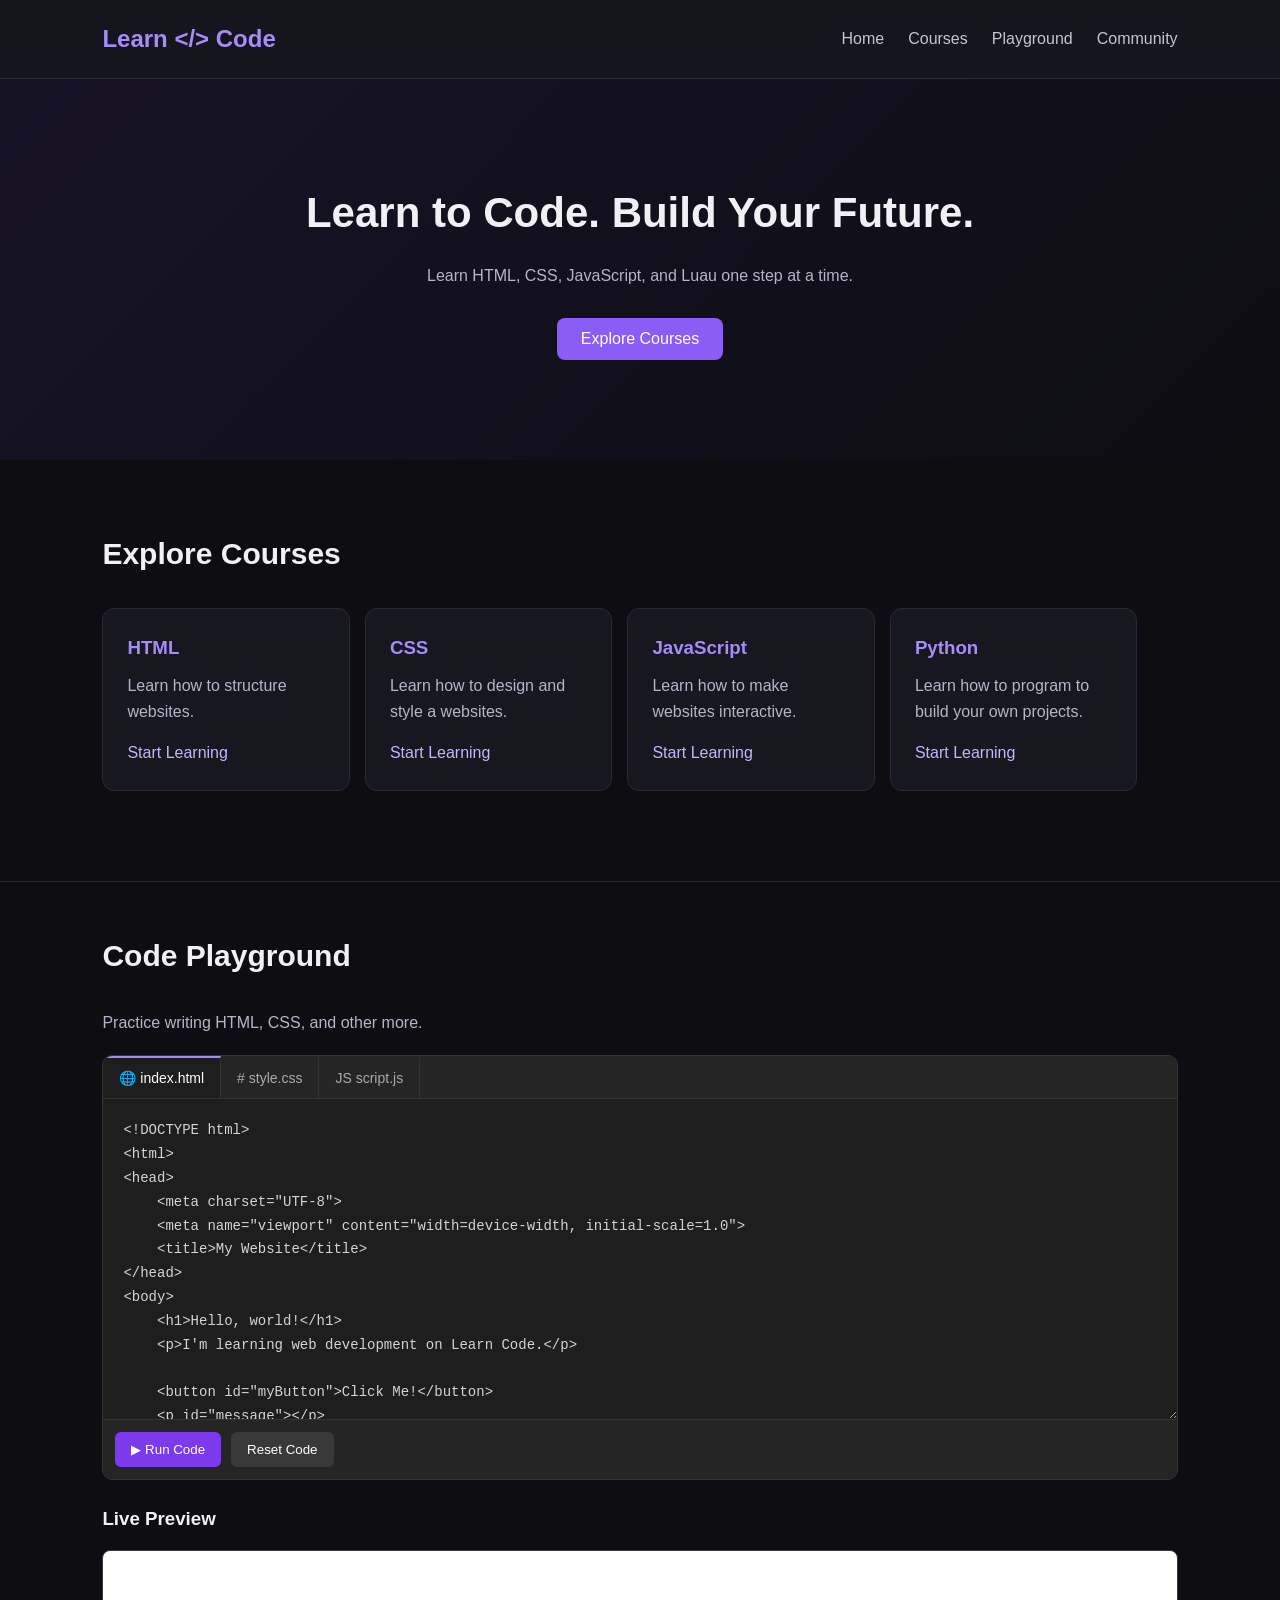
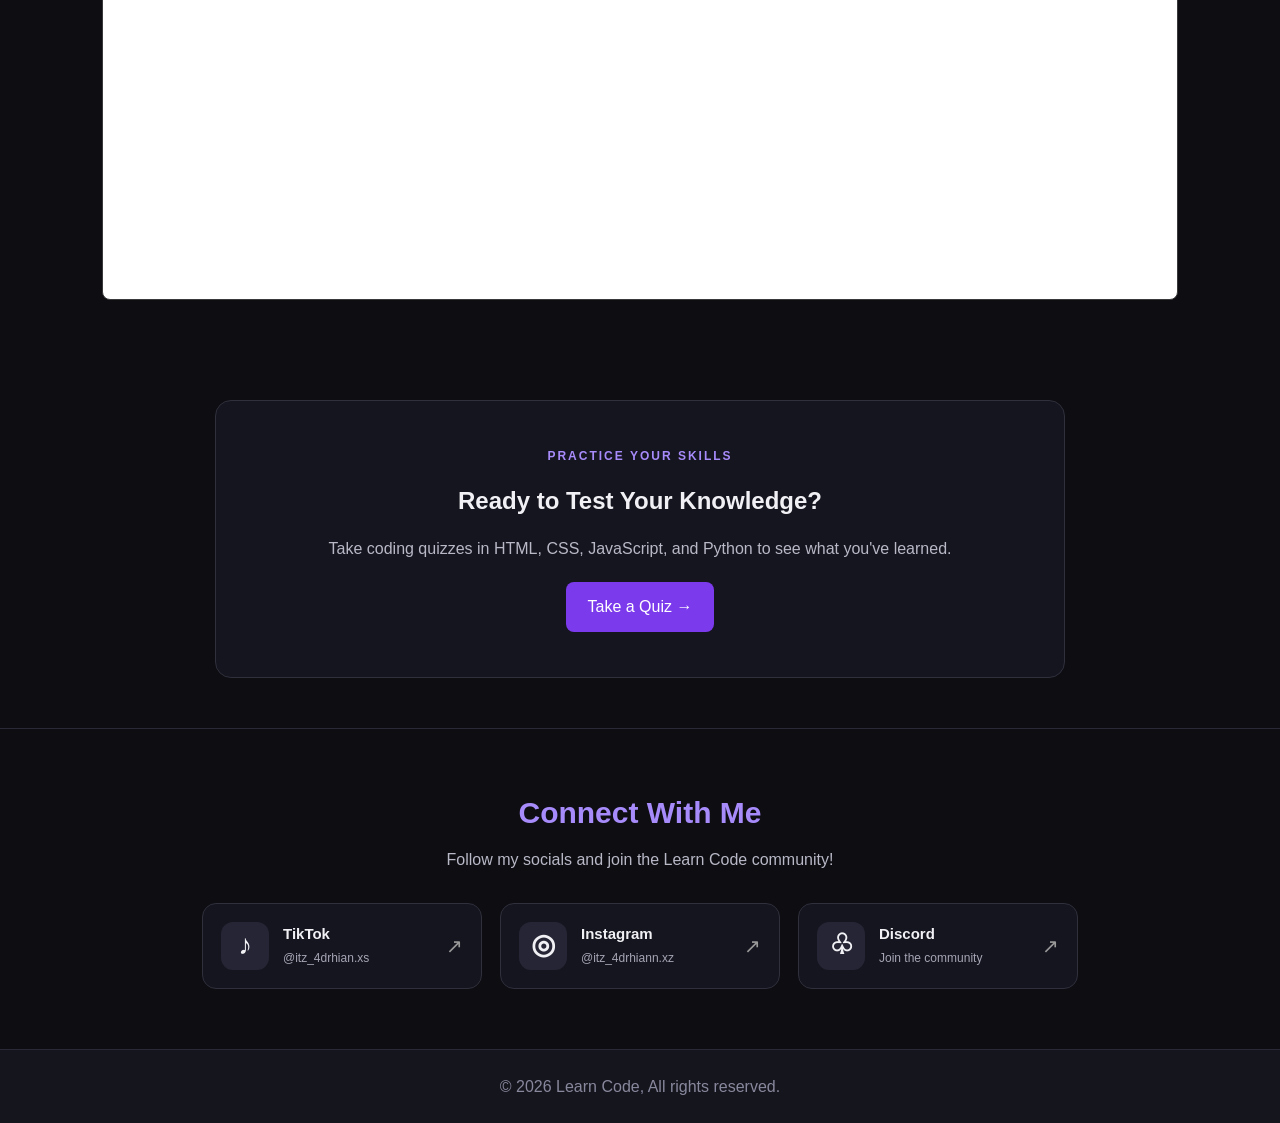
<file: index.html>
<!DOCTYPE html>
<html lang="en">
<head>
    <meta charset="UTF-8">
    <meta name="viewport" content="width=device-width, initial-scale=1.0">
    <title>Learn Code | Learn Programming</title>
    <link rel="stylesheet" href="style.css">
</head>
<body>
    <header>
        <h1>Learn &lt;/&gt; Code</h1>

        <nav>
            <a href="#home">Home</a>
            <a href="#courses">Courses</a>
            <a href="#playground">Playground</a>
            <a href="#community">Community</a>
        </nav>
    </header>

    <main>
        <section id="home">
            <h2>Learn to Code. Build Your Future.</h2>
            <p>
                Learn HTML, CSS, JavaScript, and Luau
                one step at a time.
            </p>

            <button id="exploreBtn">Explore Courses</button>
        </section>

        <section id="courses">
            <h2>Explore Courses</h2>

            <article>
                <h3>HTML</h3>
                <p>Learn how to structure websites.</p>
                <a href="html-course.html">Start Learning</a>
            </article>

            <article>
                <h3>CSS</h3>
                <p>Learn how to design and style a websites.</p>
                <a href="css-course.html">Start Learning</a>
            </article>
            
            <article>
                <h3>JavaScript</h3>
                <p>Learn how to make websites interactive.</p>
                <a href="js-course.html">Start Learning</a>
            </article>

            <article>
                <h3>Python</h3>
                <p>Learn how to program to build your own projects.</p>
                <a href="python-course.html">Start Learning</a>
            </article>
        </section>

        <section id="playground" class="lesson-content">
            <h2>Code Playground</h2>
            <p>Practice writing HTML, CSS, and other more.</p>

            <div class="code-playground">
                <div class="editor-tabs">
                    <button class="editor-tab active" data-file="html">🌐 index.html</button>
                    <button class="editor-tab" data-file="css"># style.css</button>
                    <button class="editor-tab" data-file="js">JS script.js</button>
                </div>

                <textarea id="codeEditor" spellcheck="false" aria-label="Code editor"></textarea>

                <div class="playground-toolbar">
                    <button id="runProject">▶ Run Code</button>
                    <button id="resetProject">Reset Code</button>
                </div>
            </div>

            <h3>Live Preview</h3>
            <iframe
                id="projectPreview"
                title="Website preview"
                sandbox="allow-scripts">
            </iframe>
        </section>

        
        <section class="quiz-promo">
            <p class="section-label">PRACTICE YOUR SKILLS</p>
            <h2>Ready to Test Your Knowledge?</h2>
            <p>
                Take coding quizzes in HTML, CSS, JavaScript, and Python
                to see what you've learned.
            </p>

            <a href="quizzes.html" class="quiz-link">
                Take a Quiz →
            </a>
        </section>


        
        <section id="community">
            <h2>Connect With Me</h2>
            <p>Follow my socials and join the Learn Code community!</p>

            
            <div class="social-links">

                <a href="https://www.tiktok.com/@itz_4drhian.xs"
                class="social-card tiktok"
                target="_blank" rel="noopener noreferrer">

                    <span class="social-icon">♪</span>
                    <span class="social-info">
                        <strong>TikTok</strong>
                        <small>@itz_4drhian.xs</small>
                    </span>
                    <span class="social-arrow">↗</span>
                </a>

                <a href="https://www.instagram.com/itz_4drhiann.xz/"
                class="social-card instagram"
                target="_blank" rel="noopener noreferrer">

                    <span class="social-icon">◎</span>
                    <span class="social-info">
                        <strong>Instagram</strong>
                        <small>@itz_4drhiann.xz</small>
                    </span>
                    <span class="social-arrow">↗</span>
                </a>

                <a href="https://discord.gg/fRQsMn2ubv"
                class="social-card discord"
                target="_blank" rel="noopener noreferrer">

                    <span class="social-icon">♧</span>
                    <span class="social-info">
                        <strong>Discord</strong>
                        <small>Join the community</small>
                    </span>
                    <span class="social-arrow">↗</span>
                </a>

            </div>

        </section>

    </main>

    <footer>
        <p>&copy; 2026 Learn Code, All rights reserved.</p>
    </footer>

    <script src="script.js"></script>
</body>
</html>
</file>
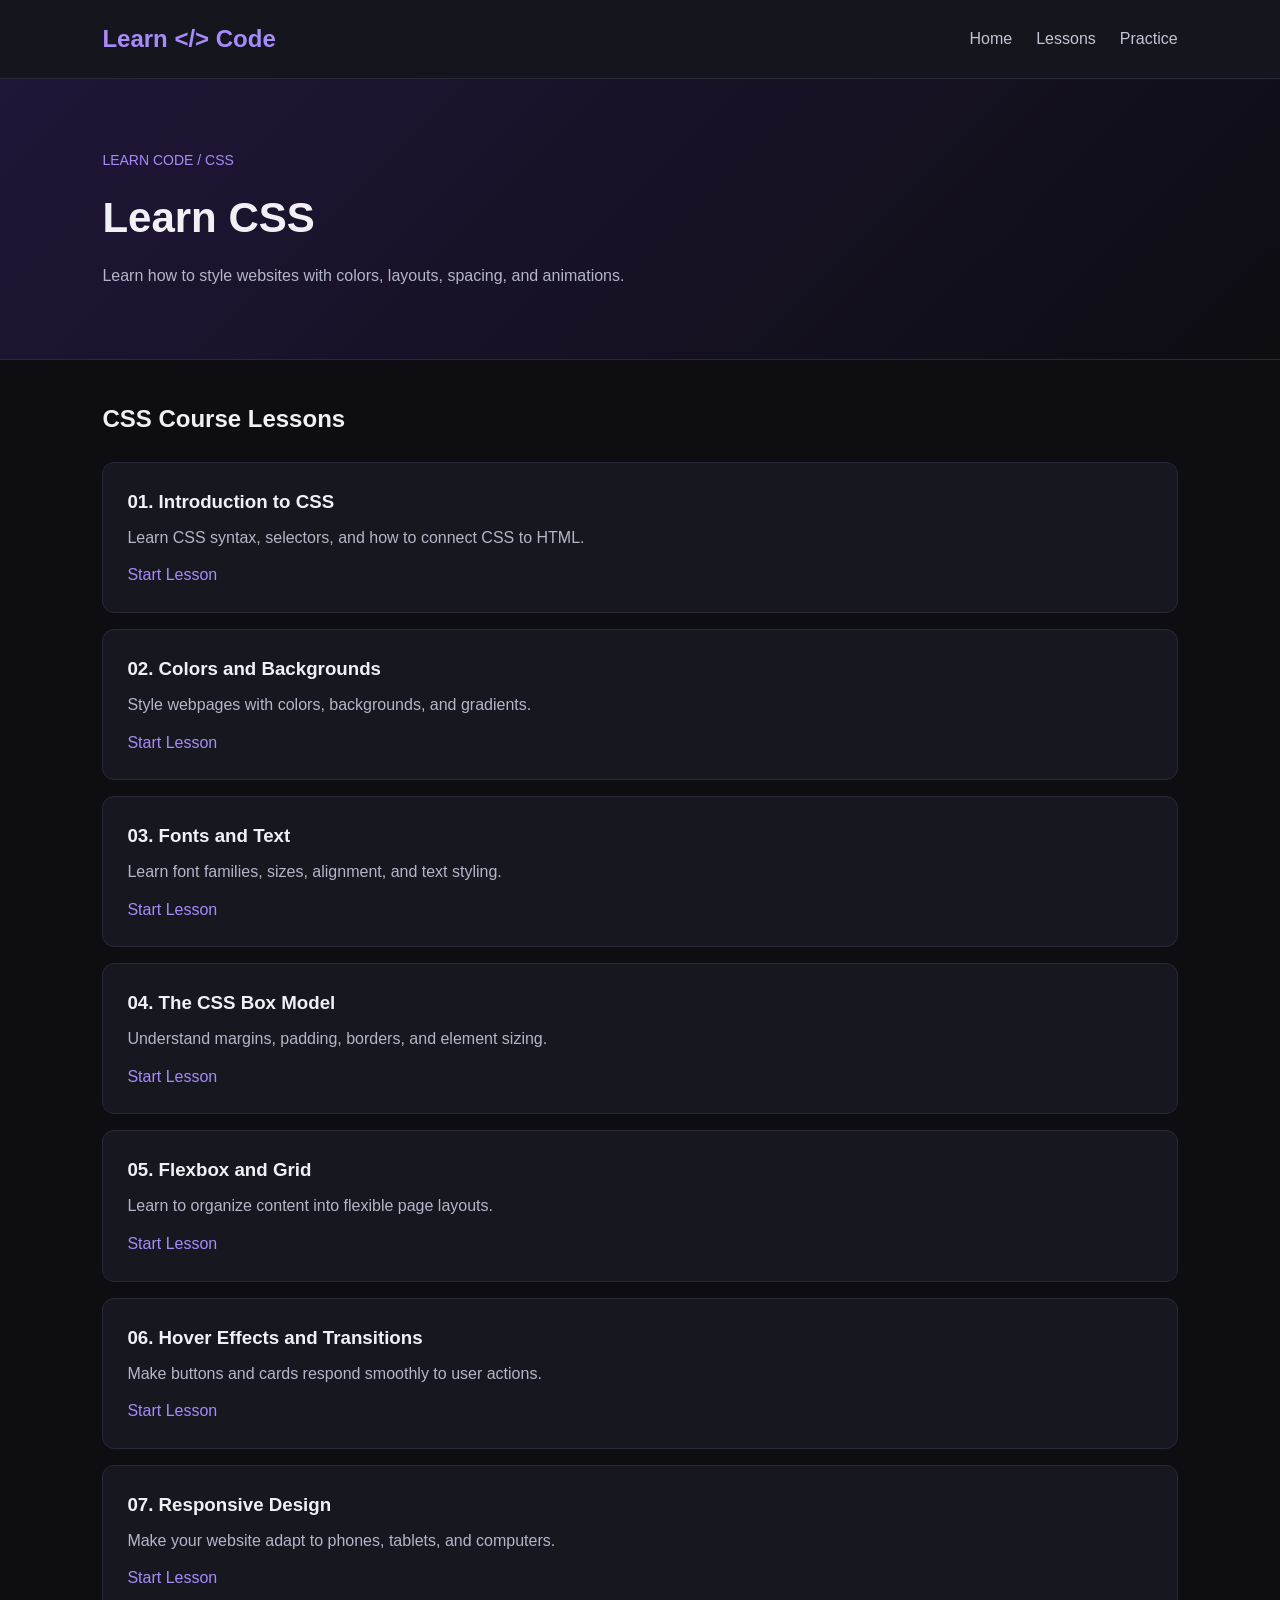
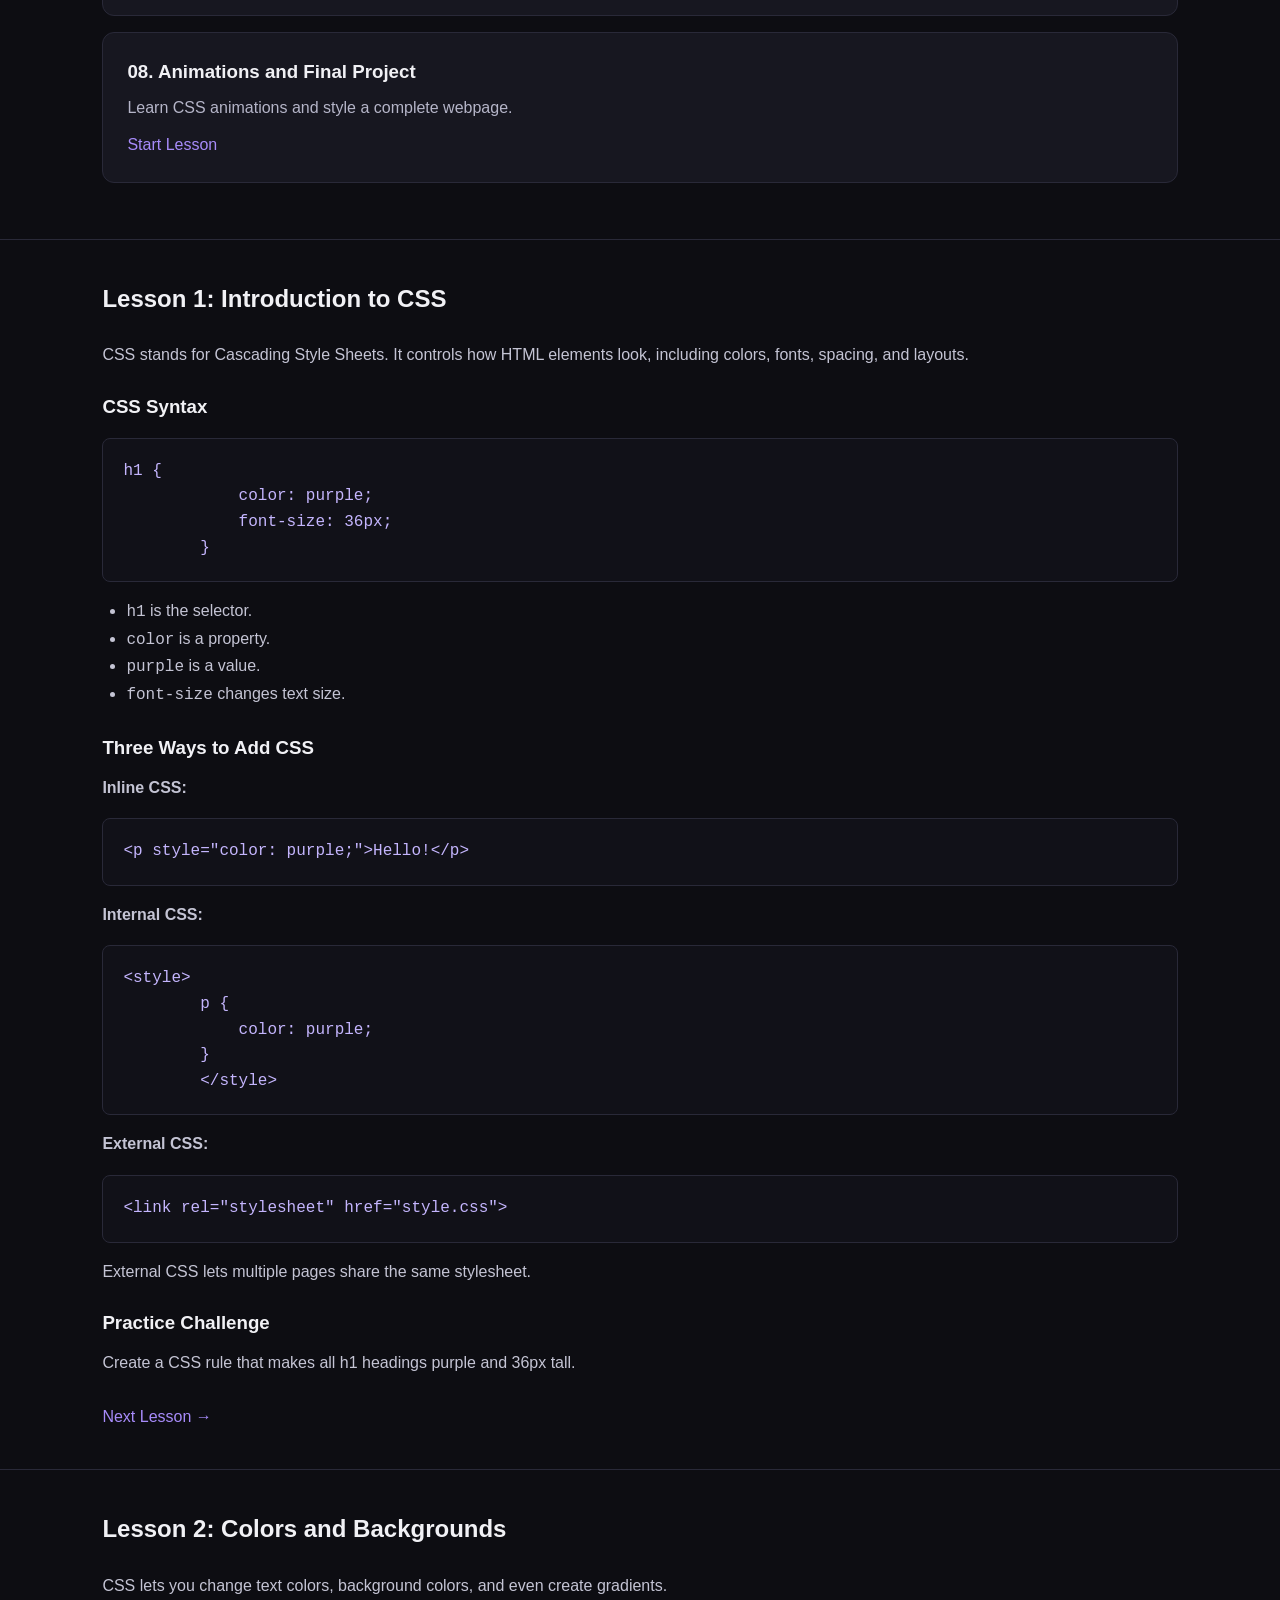
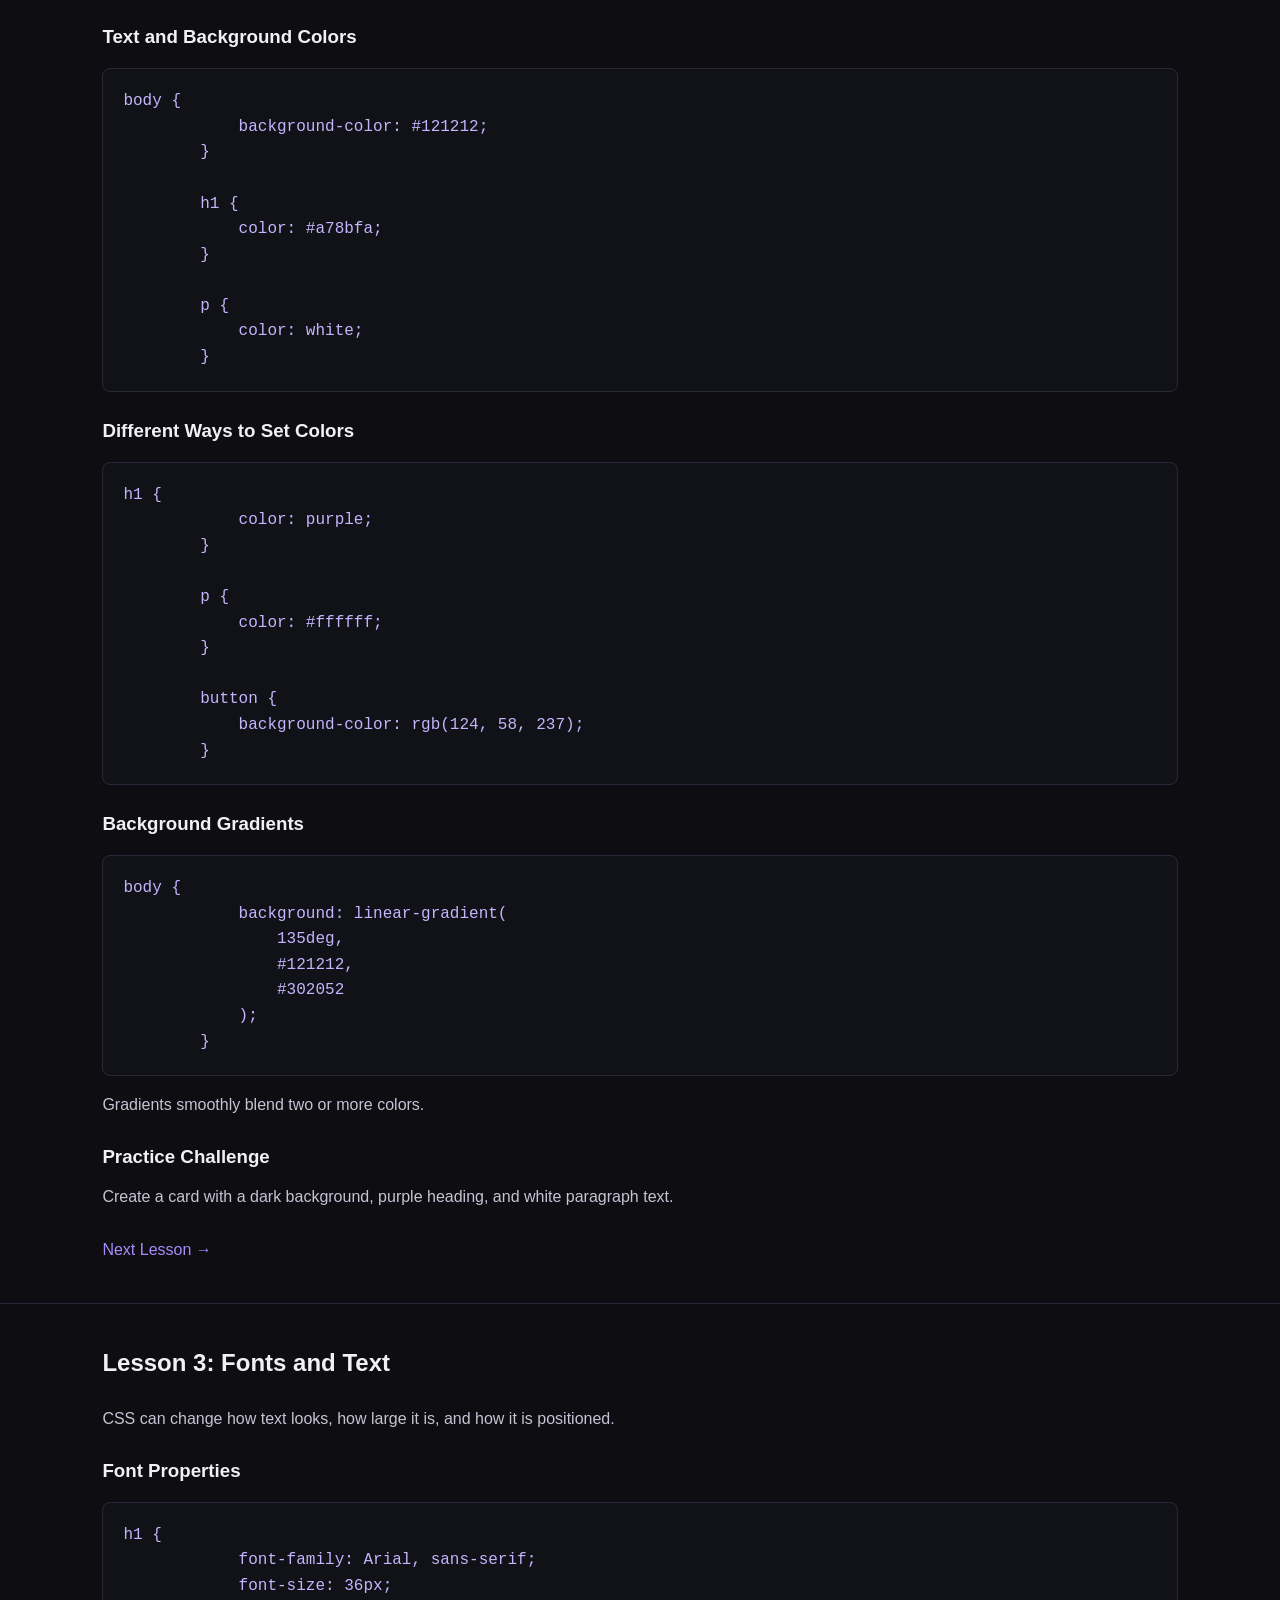
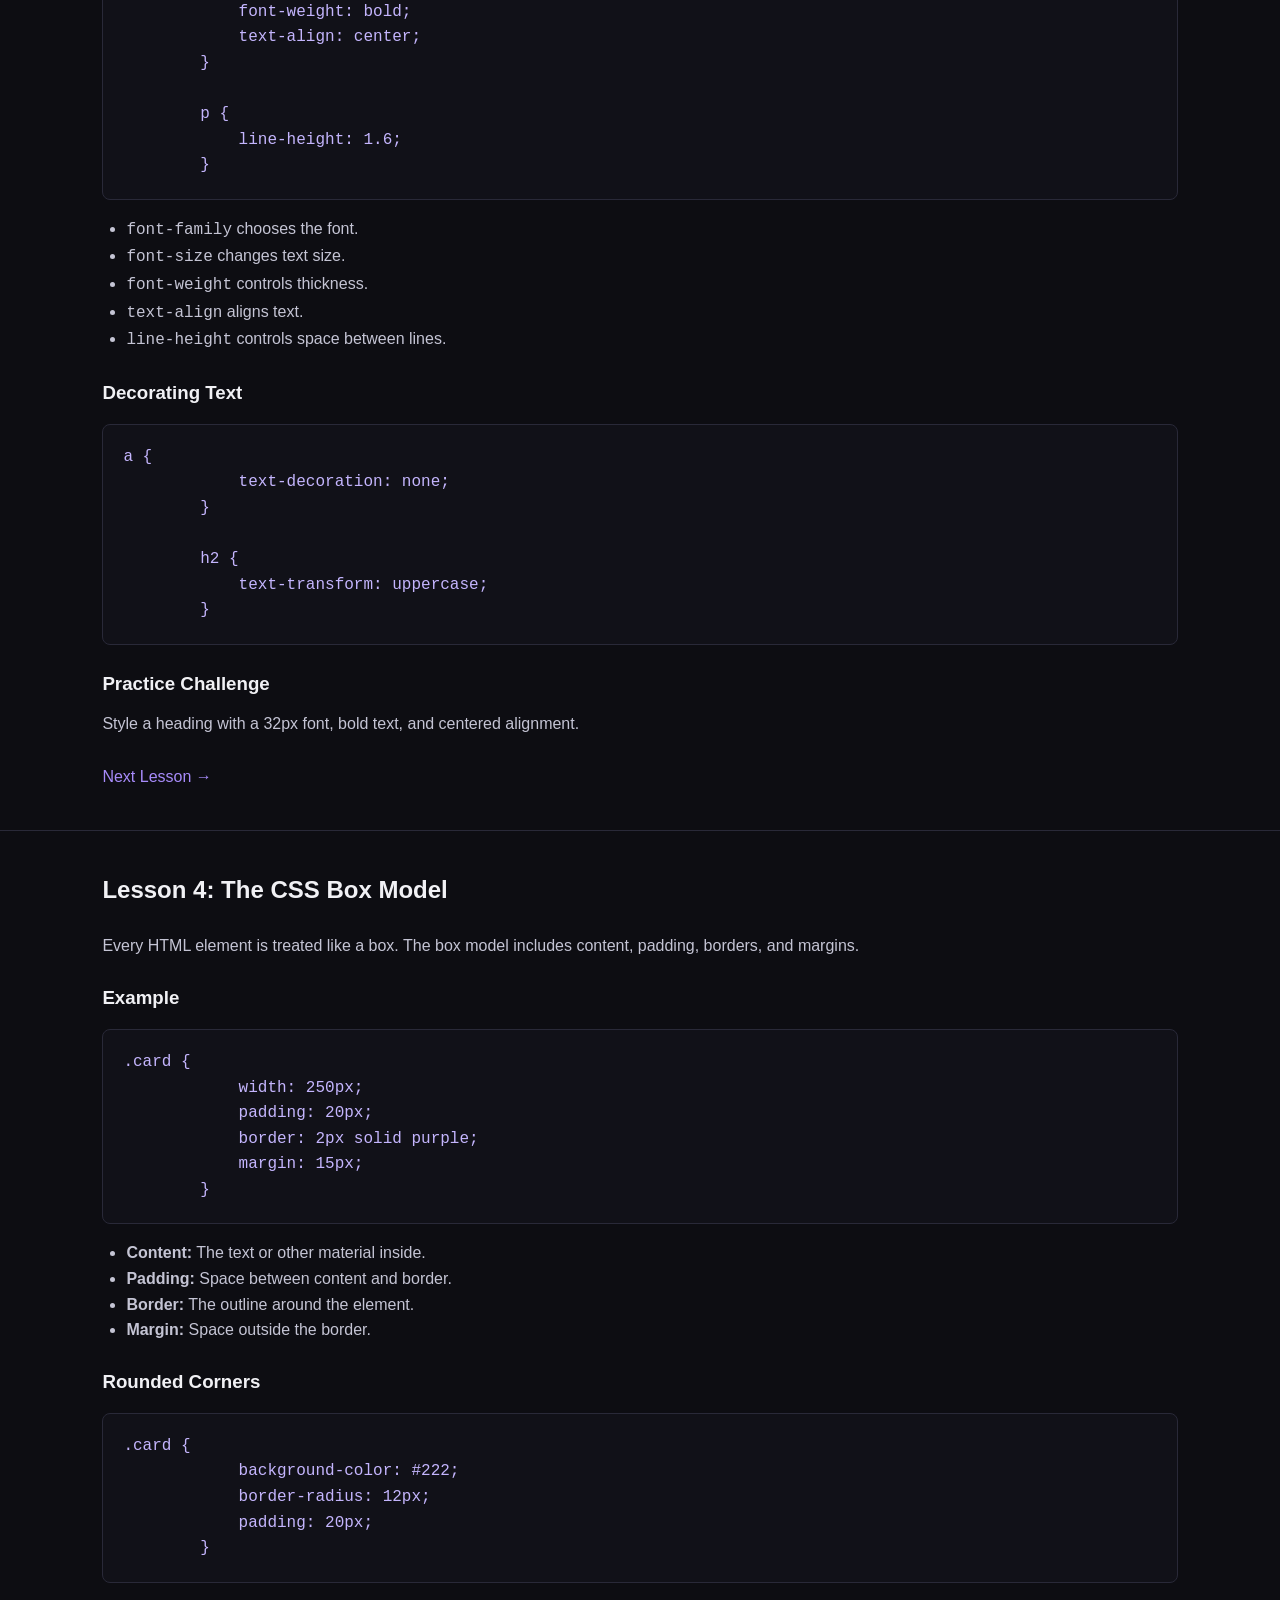
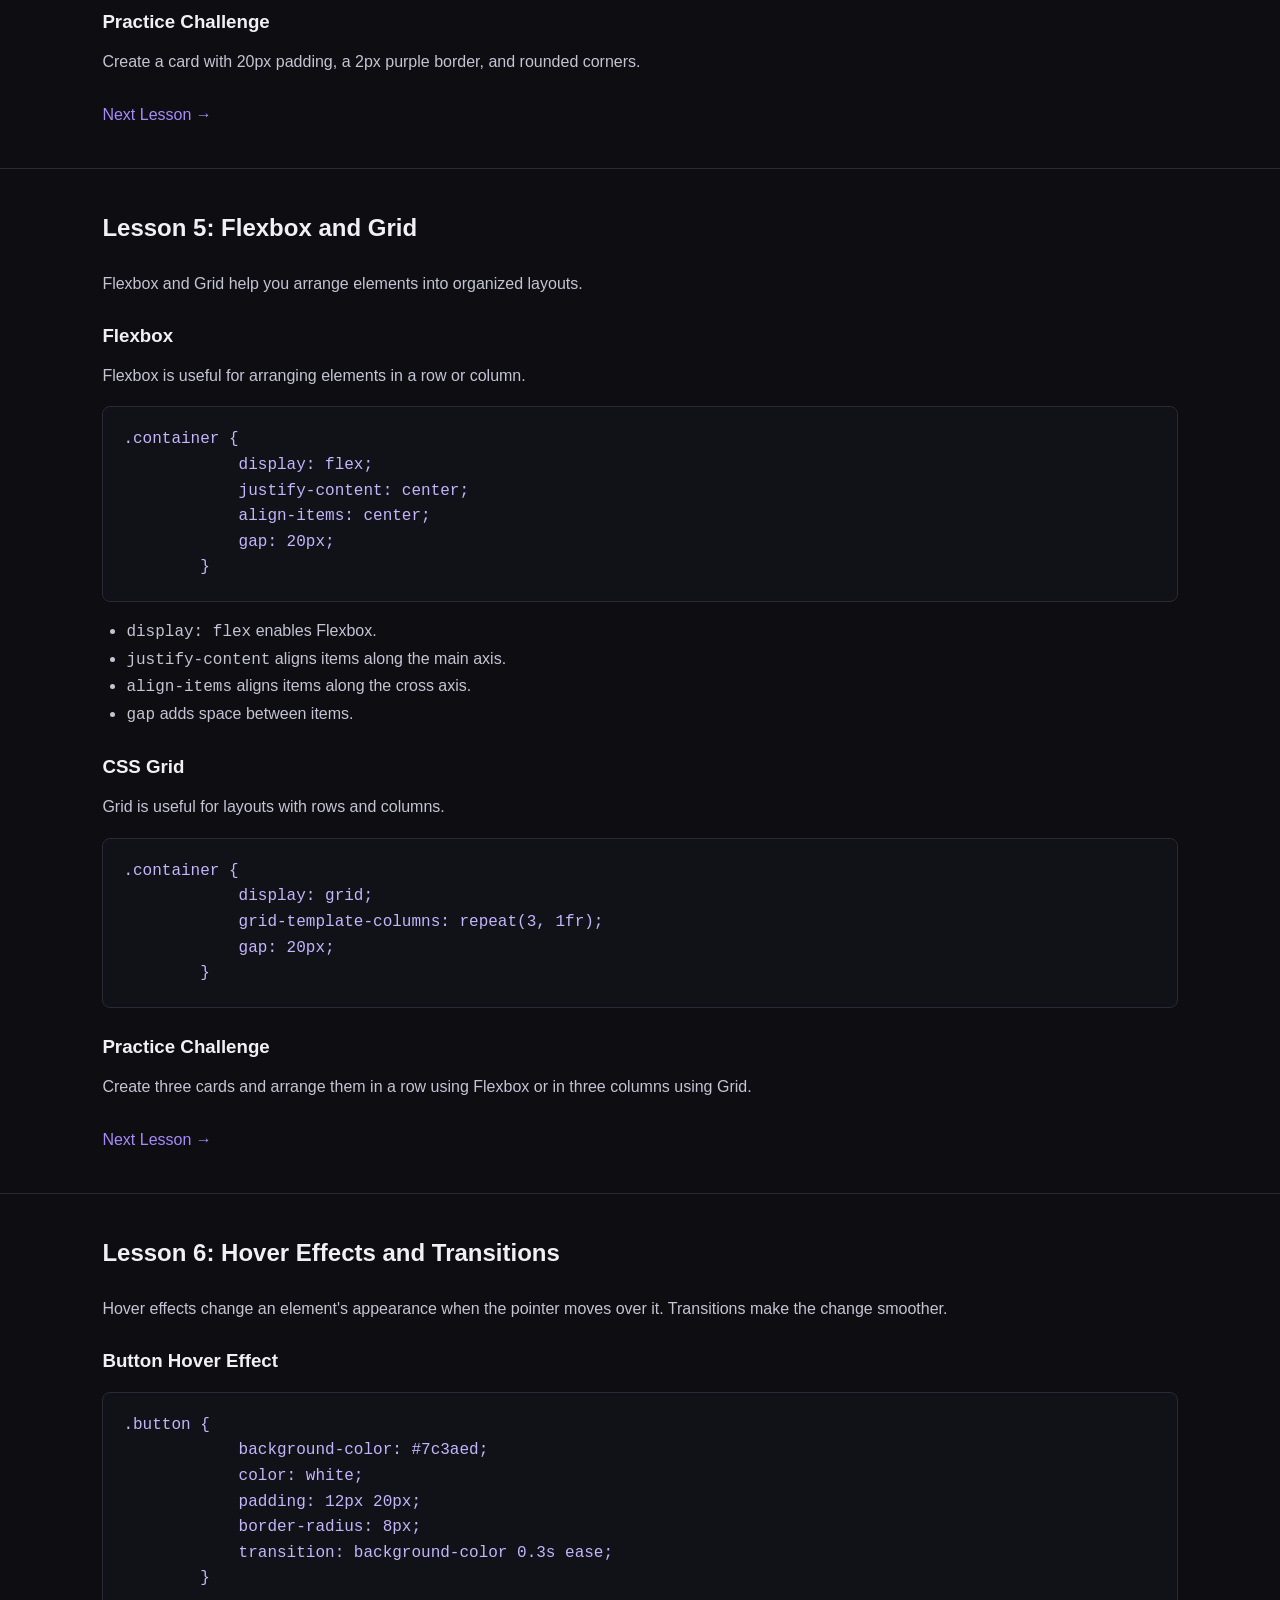
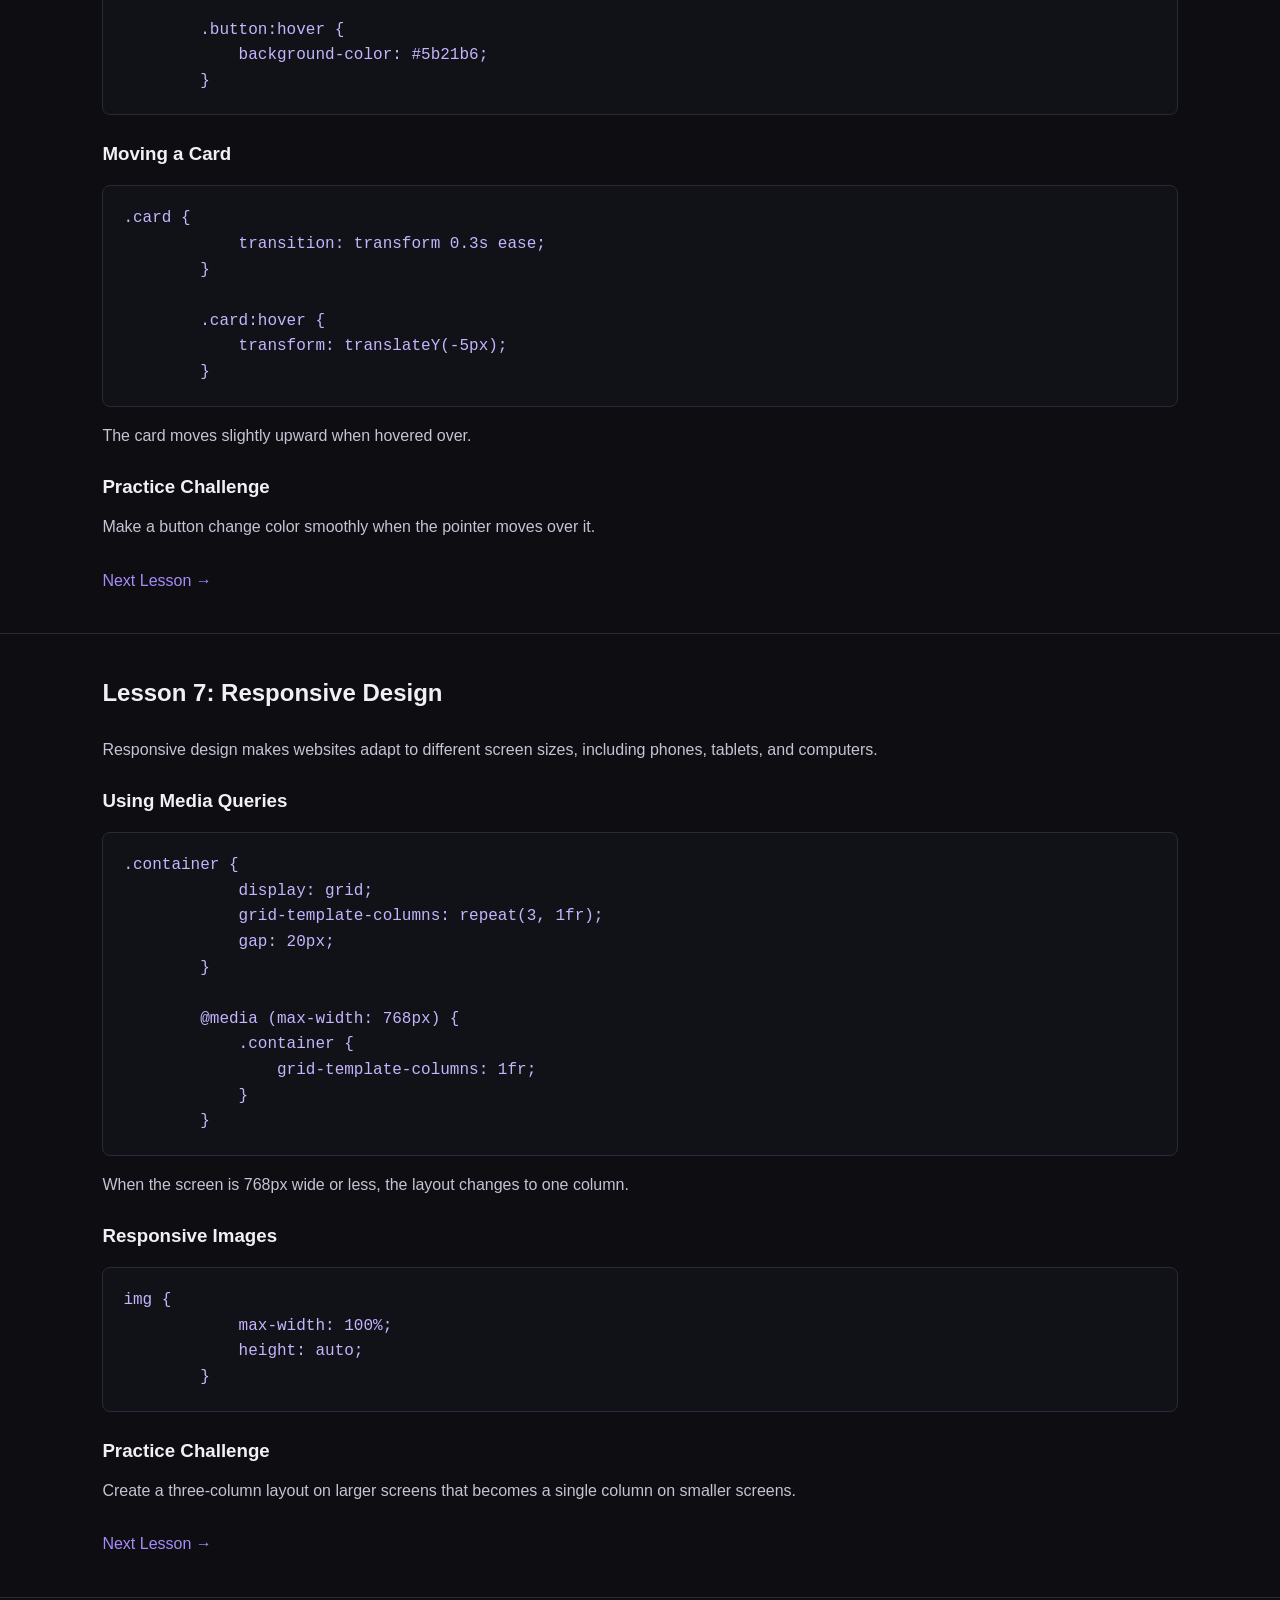
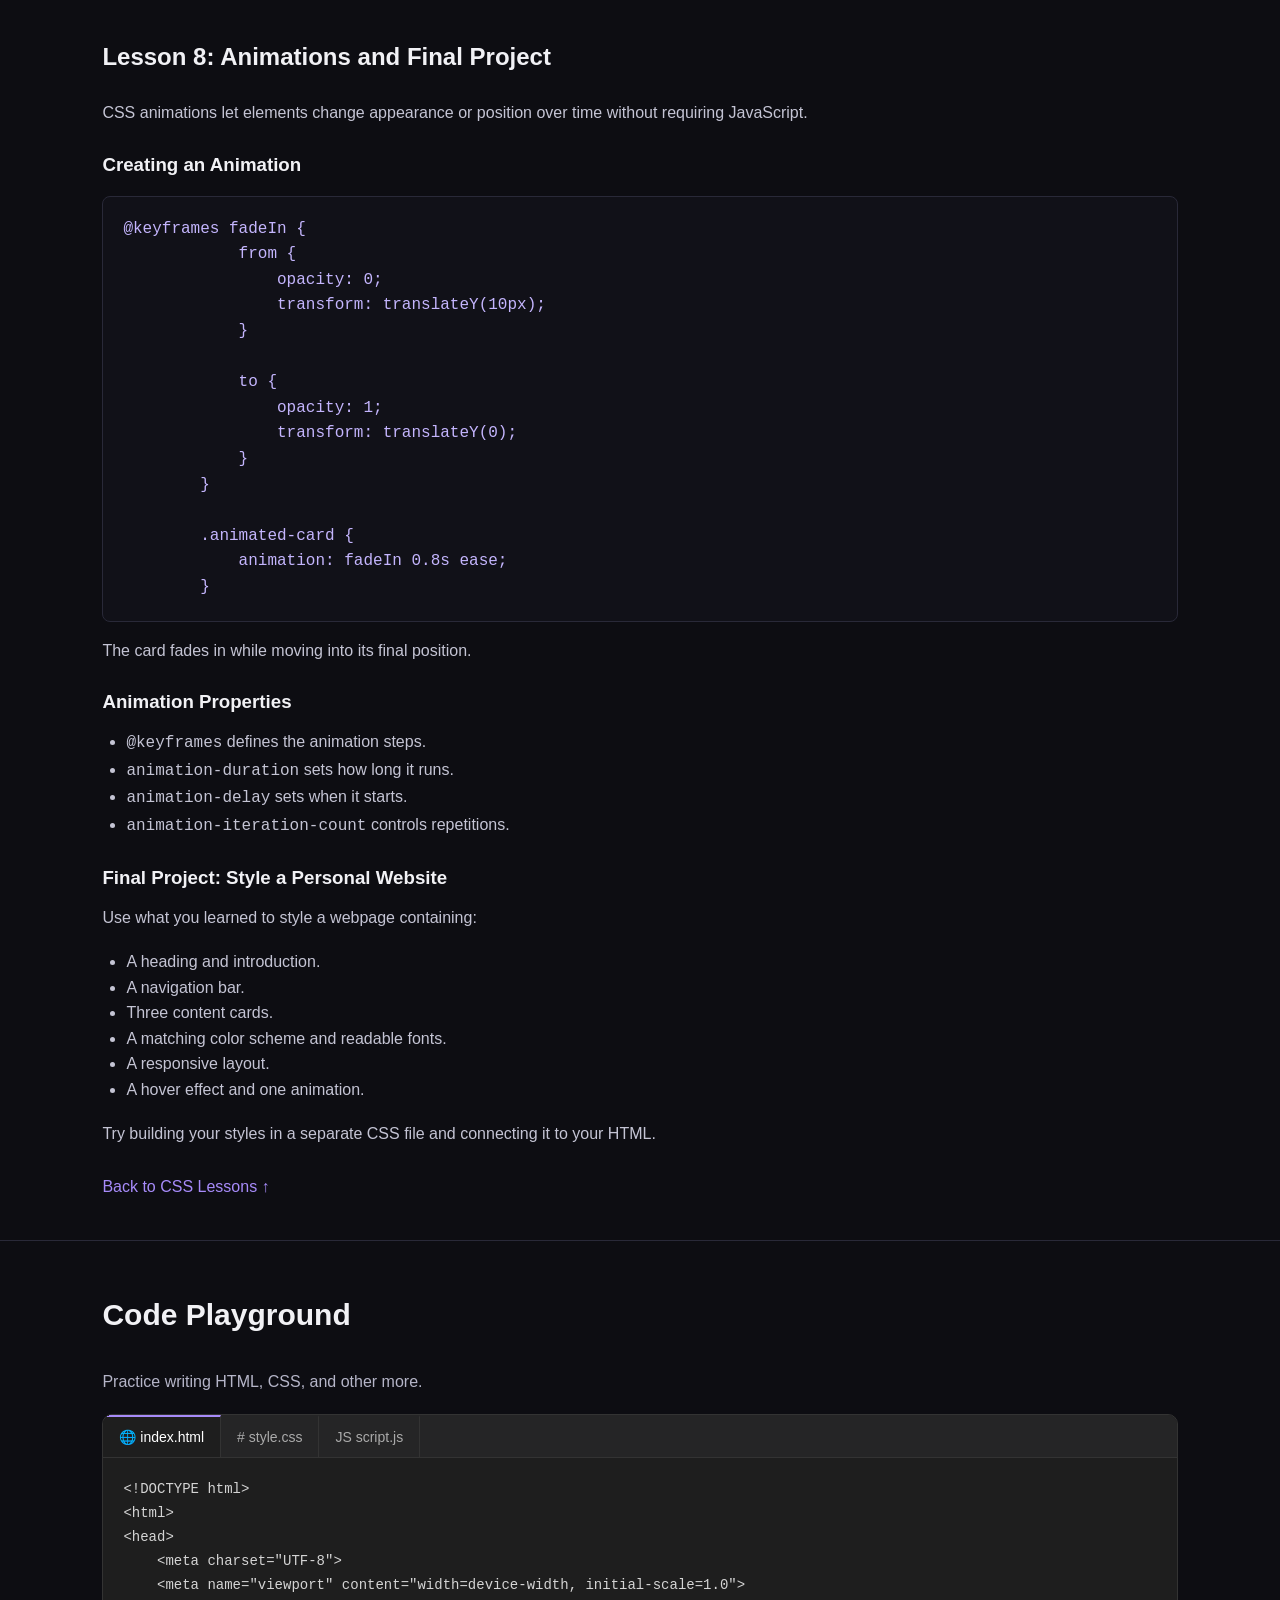
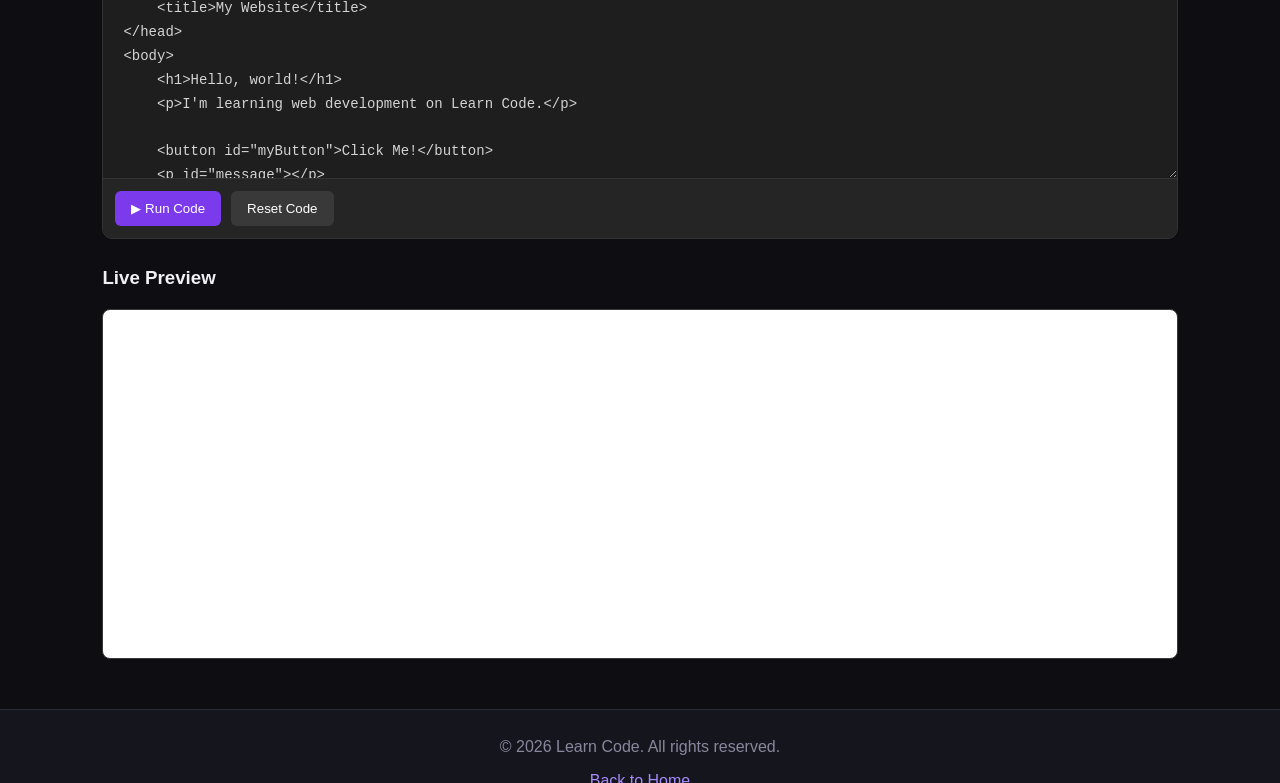
<file: css-course.html>
<!DOCTYPE html>
<html lang="en">
<head>
    <meta charset="UTF-8">
    <meta name="viewport" content="width=device-width, initial-scale=1.0">
    <title>CSS Course | Learn Code</title>
    <link rel="stylesheet" href="style.css">
</head>
<body>

    <header>
        <h1>Learn &lt;/&gt; Code</h1>

        <nav>
            <a href="index.html">Home</a>
            <a href="#lessons">Lessons</a>
            <a href="#playground">Practice</a>
        </nav>
    </header>

    <main>
        <section class="course-hero">
            <p>LEARN CODE / CSS</p>
            <h2>Learn CSS</h2>
            <p>
                Learn how to style websites with colors,
                layouts, spacing, and animations.
            </p>
        </section>

        <section id="lessons" class="course-content">
            <h2>CSS Course Lessons</h2>

        <article class="lesson-card">
            <h3>01. Introduction to CSS</h3>
            <p>Learn CSS syntax, selectors, and how to connect CSS to HTML.</p>
            <a href="#lesson1">Start Lesson</a>
        </article>

        <article class="lesson-card">
            <h3>02. Colors and Backgrounds</h3>
            <p>Style webpages with colors, backgrounds, and gradients.</p>
            <a href="#lesson2">Start Lesson</a>
        </article>

        <article class="lesson-card">
            <h3>03. Fonts and Text</h3>
            <p>Learn font families, sizes, alignment, and text styling.</p>
            <a href="#lesson3">Start Lesson</a>
        </article>

        <article class="lesson-card">
            <h3>04. The CSS Box Model</h3>
            <p>Understand margins, padding, borders, and element sizing.</p>
            <a href="#lesson4">Start Lesson</a>
        </article>

        <article class="lesson-card">
            <h3>05. Flexbox and Grid</h3>
            <p>Learn to organize content into flexible page layouts.</p>
            <a href="#lesson5">Start Lesson</a>
        </article>

        <article class="lesson-card">
            <h3>06. Hover Effects and Transitions</h3>
            <p>Make buttons and cards respond smoothly to user actions.</p>
            <a href="#lesson6">Start Lesson</a>
        </article>

        <article class="lesson-card">
            <h3>07. Responsive Design</h3>
            <p>Make your website adapt to phones, tablets, and computers.</p>
            <a href="#lesson7">Start Lesson</a>
        </article>

        <article class="lesson-card">
            <h3>08. Animations and Final Project</h3>
            <p>Learn CSS animations and style a complete webpage.</p>
            <a href="#lesson8">Start Lesson</a>
        </article>
        </section>

        <!-- LESSON 1 -->
        <section id="lesson1" class="lesson-content">
            <h2>Lesson 1: Introduction to CSS</h2>

            <p>CSS stands for Cascading Style Sheets. It controls how HTML elements look, including colors, fonts, spacing, and layouts.</p>

            <h3>CSS Syntax</h3>

            <pre><code>h1 {
            color: purple;
            font-size: 36px;
        }</code></pre>

            <ul>
                <li><code>h1</code> is the selector.</li>
                <li><code>color</code> is a property.</li>
                <li><code>purple</code> is a value.</li>
                <li><code>font-size</code> changes text size.</li>
            </ul>

            <h3>Three Ways to Add CSS</h3>

            <p><strong>Inline CSS:</strong></p>
            <pre><code>&lt;p style="color: purple;"&gt;Hello!&lt;/p&gt;</code></pre>

            <p><strong>Internal CSS:</strong></p>
            <pre><code>&lt;style&gt;
        p {
            color: purple;
        }
        &lt;/style&gt;</code></pre>

            <p><strong>External CSS:</strong></p>
            <pre><code>&lt;link rel="stylesheet" href="style.css"&gt;</code></pre>

            <p>External CSS lets multiple pages share the same stylesheet.</p>

            <h3>Practice Challenge</h3>
            <p>Create a CSS rule that makes all h1 headings purple and 36px tall.</p>

            <a href="#lesson2">Next Lesson →</a>
        </section>


        <!-- LESSON 2 -->
        <section id="lesson2" class="lesson-content">
            <h2>Lesson 2: Colors and Backgrounds</h2>

            <p>CSS lets you change text colors, background colors, and even create gradients.</p>

            <h3>Text and Background Colors</h3>

            <pre><code>body {
            background-color: #121212;
        }

        h1 {
            color: #a78bfa;
        }

        p {
            color: white;
        }</code></pre>

            <h3>Different Ways to Set Colors</h3>

            <pre><code>h1 {
            color: purple;
        }

        p {
            color: #ffffff;
        }

        button {
            background-color: rgb(124, 58, 237);
        }</code></pre>

            <h3>Background Gradients</h3>

            <pre><code>body {
            background: linear-gradient(
                135deg,
                #121212,
                #302052
            );
        }</code></pre>

            <p>Gradients smoothly blend two or more colors.</p>

            <h3>Practice Challenge</h3>
            <p>Create a card with a dark background, purple heading, and white paragraph text.</p>

            <a href="#lesson3">Next Lesson →</a>
        </section>


        <!-- LESSON 3 -->
        <section id="lesson3" class="lesson-content">
            <h2>Lesson 3: Fonts and Text</h2>

            <p>CSS can change how text looks, how large it is, and how it is positioned.</p>

            <h3>Font Properties</h3>

            <pre><code>h1 {
            font-family: Arial, sans-serif;
            font-size: 36px;
            font-weight: bold;
            text-align: center;
        }

        p {
            line-height: 1.6;
        }</code></pre>

            <ul>
                <li><code>font-family</code> chooses the font.</li>
                <li><code>font-size</code> changes text size.</li>
                <li><code>font-weight</code> controls thickness.</li>
                <li><code>text-align</code> aligns text.</li>
                <li><code>line-height</code> controls space between lines.</li>
            </ul>

            <h3>Decorating Text</h3>

            <pre><code>a {
            text-decoration: none;
        }

        h2 {
            text-transform: uppercase;
        }</code></pre>

            <h3>Practice Challenge</h3>
            <p>Style a heading with a 32px font, bold text, and centered alignment.</p>

            <a href="#lesson4">Next Lesson →</a>
        </section>


        <!-- LESSON 4 -->
        <section id="lesson4" class="lesson-content">
            <h2>Lesson 4: The CSS Box Model</h2>

            <p>Every HTML element is treated like a box. The box model includes content, padding, borders, and margins.</p>

            <h3>Example</h3>

            <pre><code>.card {
            width: 250px;
            padding: 20px;
            border: 2px solid purple;
            margin: 15px;
        }</code></pre>

            <ul>
                <li><strong>Content:</strong> The text or other material inside.</li>
                <li><strong>Padding:</strong> Space between content and border.</li>
                <li><strong>Border:</strong> The outline around the element.</li>
                <li><strong>Margin:</strong> Space outside the border.</li>
            </ul>

            <h3>Rounded Corners</h3>

            <pre><code>.card {
            background-color: #222;
            border-radius: 12px;
            padding: 20px;
        }</code></pre>

            <h3>Practice Challenge</h3>
            <p>Create a card with 20px padding, a 2px purple border, and rounded corners.</p>

            <a href="#lesson5">Next Lesson →</a>
        </section>


        <!-- LESSON 5 -->
        <section id="lesson5" class="lesson-content">
            <h2>Lesson 5: Flexbox and Grid</h2>

            <p>Flexbox and Grid help you arrange elements into organized layouts.</p>

            <h3>Flexbox</h3>

            <p>Flexbox is useful for arranging elements in a row or column.</p>

            <pre><code>.container {
            display: flex;
            justify-content: center;
            align-items: center;
            gap: 20px;
        }</code></pre>

            <ul>
                <li><code>display: flex</code> enables Flexbox.</li>
                <li><code>justify-content</code> aligns items along the main axis.</li>
                <li><code>align-items</code> aligns items along the cross axis.</li>
                <li><code>gap</code> adds space between items.</li>
            </ul>

            <h3>CSS Grid</h3>

            <p>Grid is useful for layouts with rows and columns.</p>

            <pre><code>.container {
            display: grid;
            grid-template-columns: repeat(3, 1fr);
            gap: 20px;
        }</code></pre>

            <h3>Practice Challenge</h3>
            <p>Create three cards and arrange them in a row using Flexbox or in three columns using Grid.</p>

            <a href="#lesson6">Next Lesson →</a>
        </section>


        <!-- LESSON 6 -->
        <section id="lesson6" class="lesson-content">
            <h2>Lesson 6: Hover Effects and Transitions</h2>

            <p>Hover effects change an element's appearance when the pointer moves over it. Transitions make the change smoother.</p>

            <h3>Button Hover Effect</h3>

            <pre><code>.button {
            background-color: #7c3aed;
            color: white;
            padding: 12px 20px;
            border-radius: 8px;
            transition: background-color 0.3s ease;
        }

        .button:hover {
            background-color: #5b21b6;
        }</code></pre>

            <h3>Moving a Card</h3>

            <pre><code>.card {
            transition: transform 0.3s ease;
        }

        .card:hover {
            transform: translateY(-5px);
        }</code></pre>

            <p>The card moves slightly upward when hovered over.</p>

            <h3>Practice Challenge</h3>
            <p>Make a button change color smoothly when the pointer moves over it.</p>

            <a href="#lesson7">Next Lesson →</a>
        </section>


        <!-- LESSON 7 -->
        <section id="lesson7" class="lesson-content">
            <h2>Lesson 7: Responsive Design</h2>

            <p>Responsive design makes websites adapt to different screen sizes, including phones, tablets, and computers.</p>

            <h3>Using Media Queries</h3>

            <pre><code>.container {
            display: grid;
            grid-template-columns: repeat(3, 1fr);
            gap: 20px;
        }

        @media (max-width: 768px) {
            .container {
                grid-template-columns: 1fr;
            }
        }</code></pre>

            <p>When the screen is 768px wide or less, the layout changes to one column.</p>

            <h3>Responsive Images</h3>

            <pre><code>img {
            max-width: 100%;
            height: auto;
        }</code></pre>

            <h3>Practice Challenge</h3>
            <p>Create a three-column layout on larger screens that becomes a single column on smaller screens.</p>

            <a href="#lesson8">Next Lesson →</a>
        </section>


        <!-- LESSON 8 -->
        <section id="lesson8" class="lesson-content">
            <h2>Lesson 8: Animations and Final Project</h2>

            <p>CSS animations let elements change appearance or position over time without requiring JavaScript.</p>

            <h3>Creating an Animation</h3>

            <pre><code>@keyframes fadeIn {
            from {
                opacity: 0;
                transform: translateY(10px);
            }

            to {
                opacity: 1;
                transform: translateY(0);
            }
        }

        .animated-card {
            animation: fadeIn 0.8s ease;
        }</code></pre>

            <p>The card fades in while moving into its final position.</p>

            <h3>Animation Properties</h3>

            <ul>
                <li><code>@keyframes</code> defines the animation steps.</li>
                <li><code>animation-duration</code> sets how long it runs.</li>
                <li><code>animation-delay</code> sets when it starts.</li>
                <li><code>animation-iteration-count</code> controls repetitions.</li>
            </ul>

            <h3>Final Project: Style a Personal Website</h3>

            <p>Use what you learned to style a webpage containing:</p>

            <ul>
                <li>A heading and introduction.</li>
                <li>A navigation bar.</li>
                <li>Three content cards.</li>
                <li>A matching color scheme and readable fonts.</li>
                <li>A responsive layout.</li>
                <li>A hover effect and one animation.</li>
            </ul>

            <p>Try building your styles in a separate CSS file and connecting it to your HTML.</p>

            <a href="#lessons">Back to CSS Lessons ↑</a>
        </section>

        

        <section id="playground" class="lesson-content">
            <h2>Code Playground</h2>
            <p>Practice writing HTML, CSS, and other more.</p>

            <div class="code-playground">
                <div class="editor-tabs">
                    <button class="editor-tab active" data-file="html">🌐 index.html</button>
                    <button class="editor-tab" data-file="css"># style.css</button>
                    <button class="editor-tab" data-file="js">JS script.js</button>
                </div>

                <textarea id="codeEditor" spellcheck="false" aria-label="Code editor"></textarea>

                <div class="playground-toolbar">
                    <button id="runProject">▶ Run Code</button>
                    <button id="resetProject">Reset Code</button>
                </div>
            </div>

            <h3>Live Preview</h3>
            <iframe
                id="projectPreview"
                title="Website preview"
                sandbox="allow-scripts">
            </iframe>
        </section>


    </main>

    <footer>
        <p>&copy; 2026 Learn Code. All rights reserved.</p>
        <a href="index.html">Back to Home</a>
    </footer>

    <script src="script.js"></script>
</body>
</html>
</file>
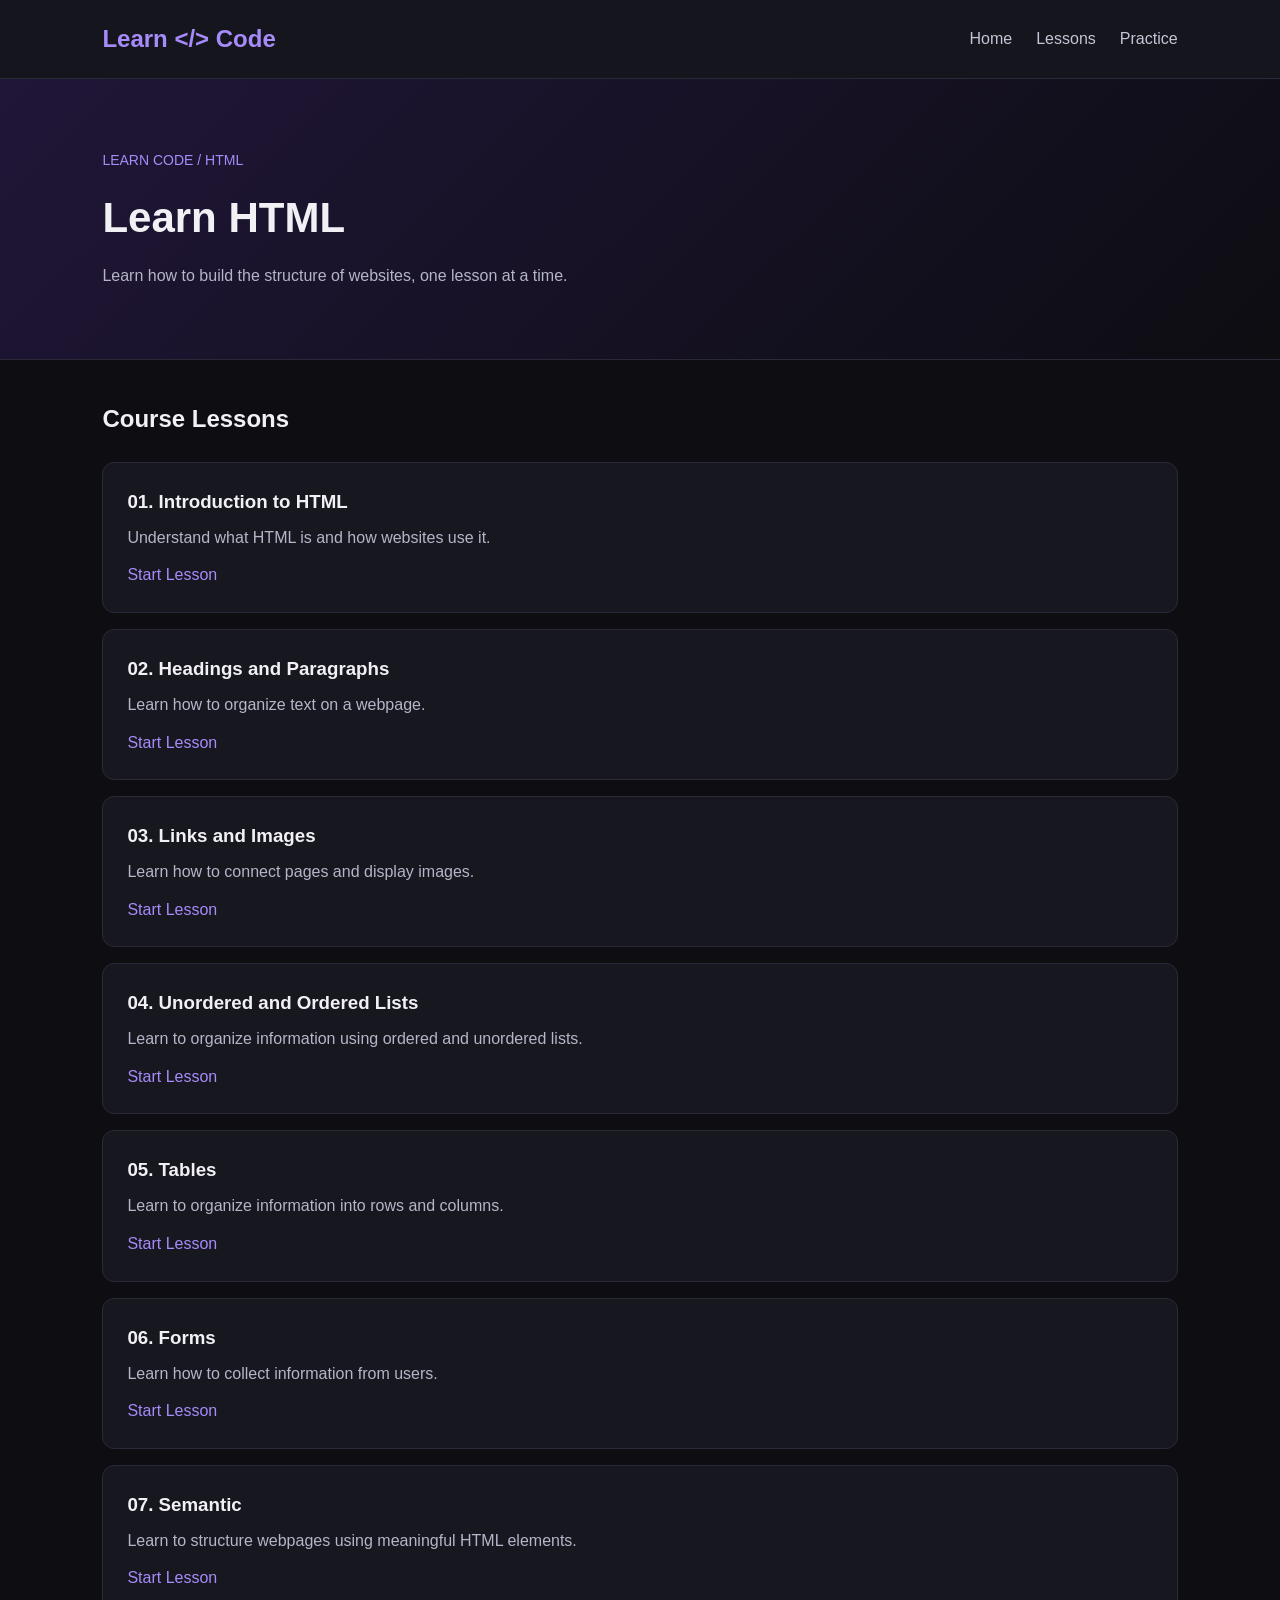
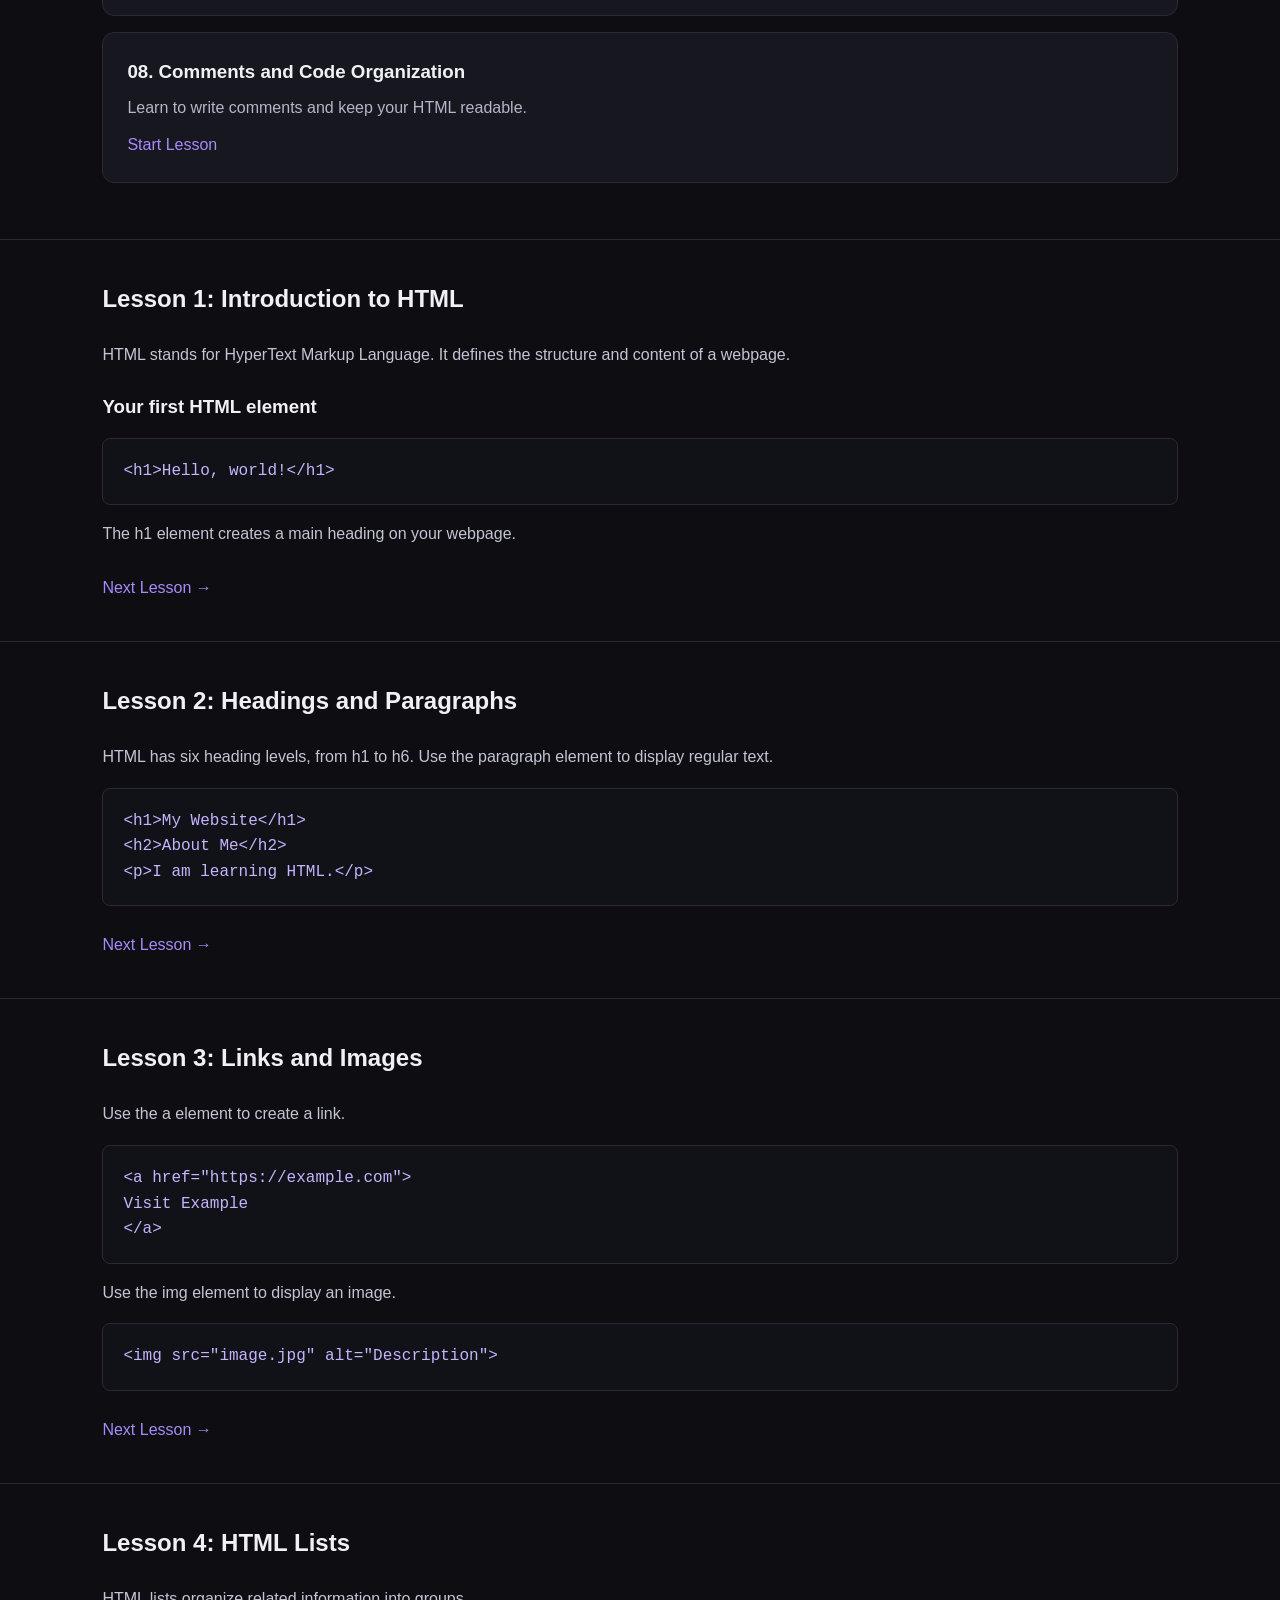
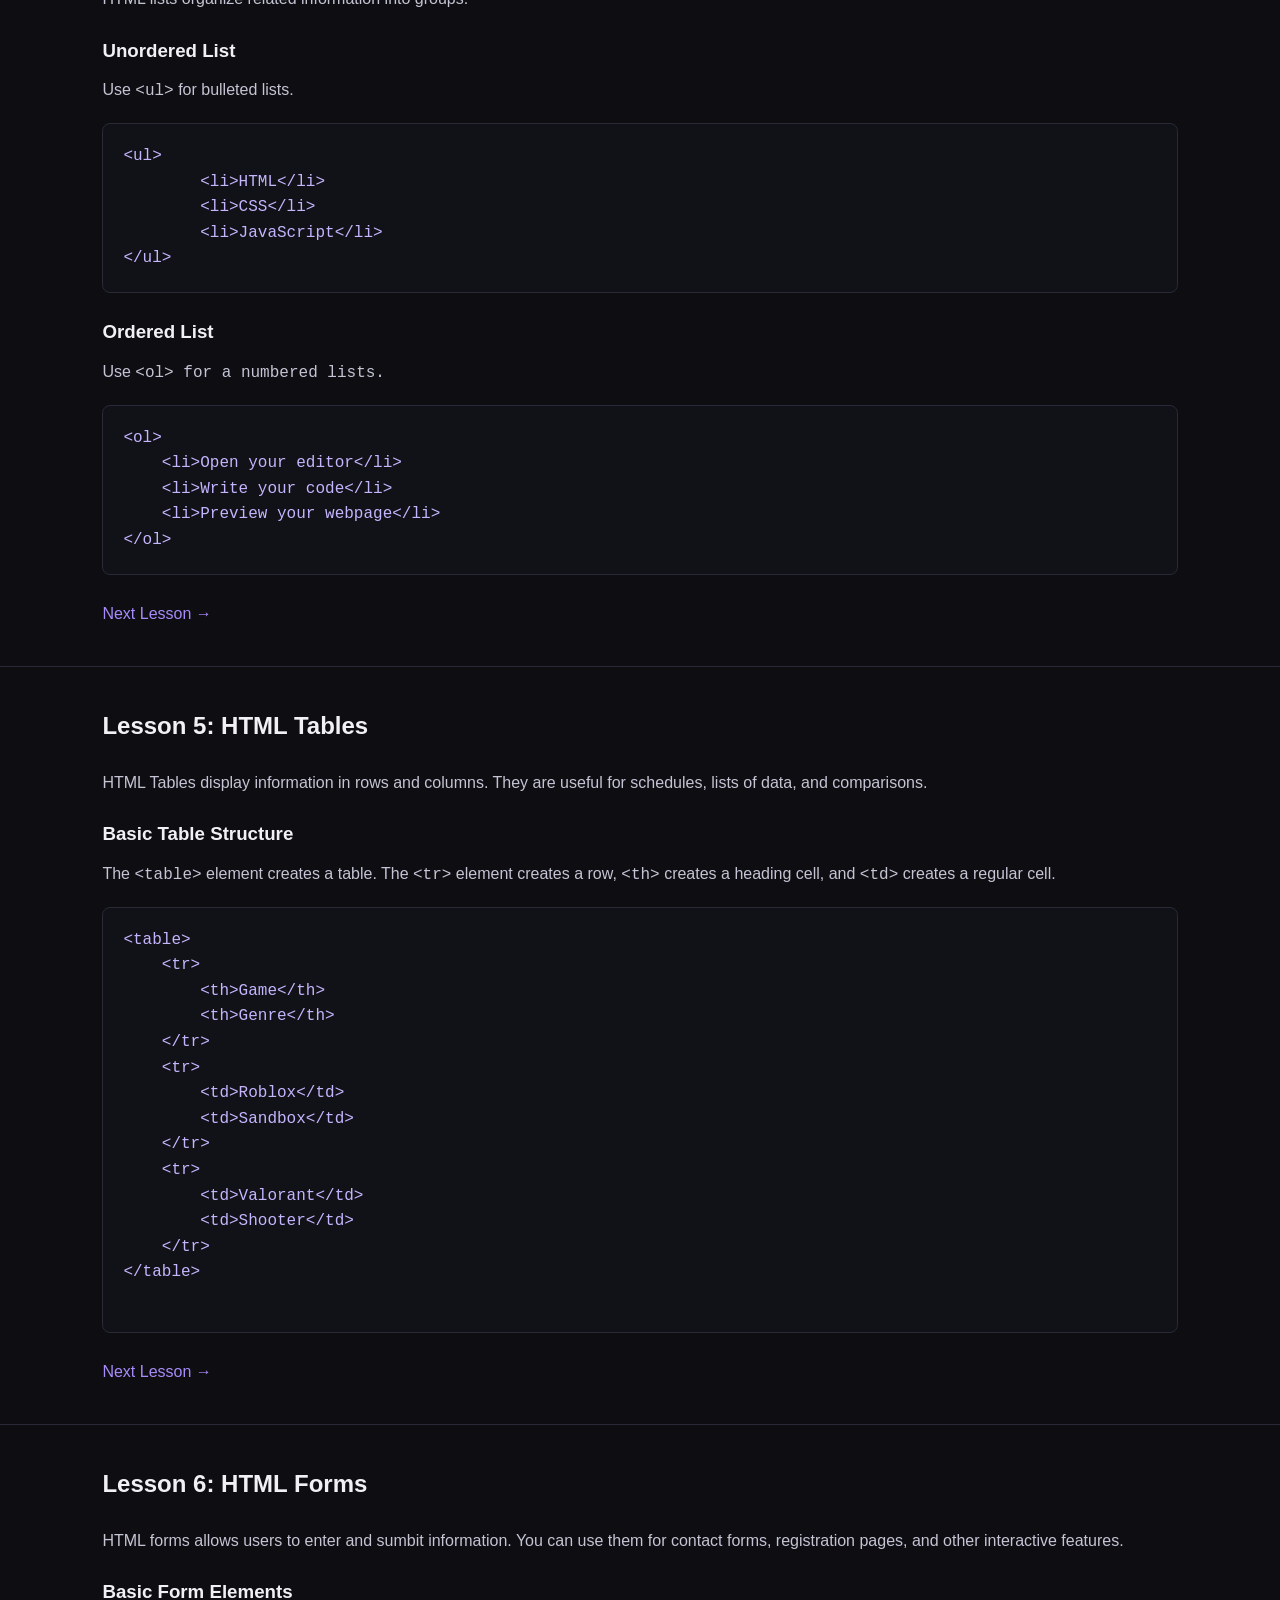
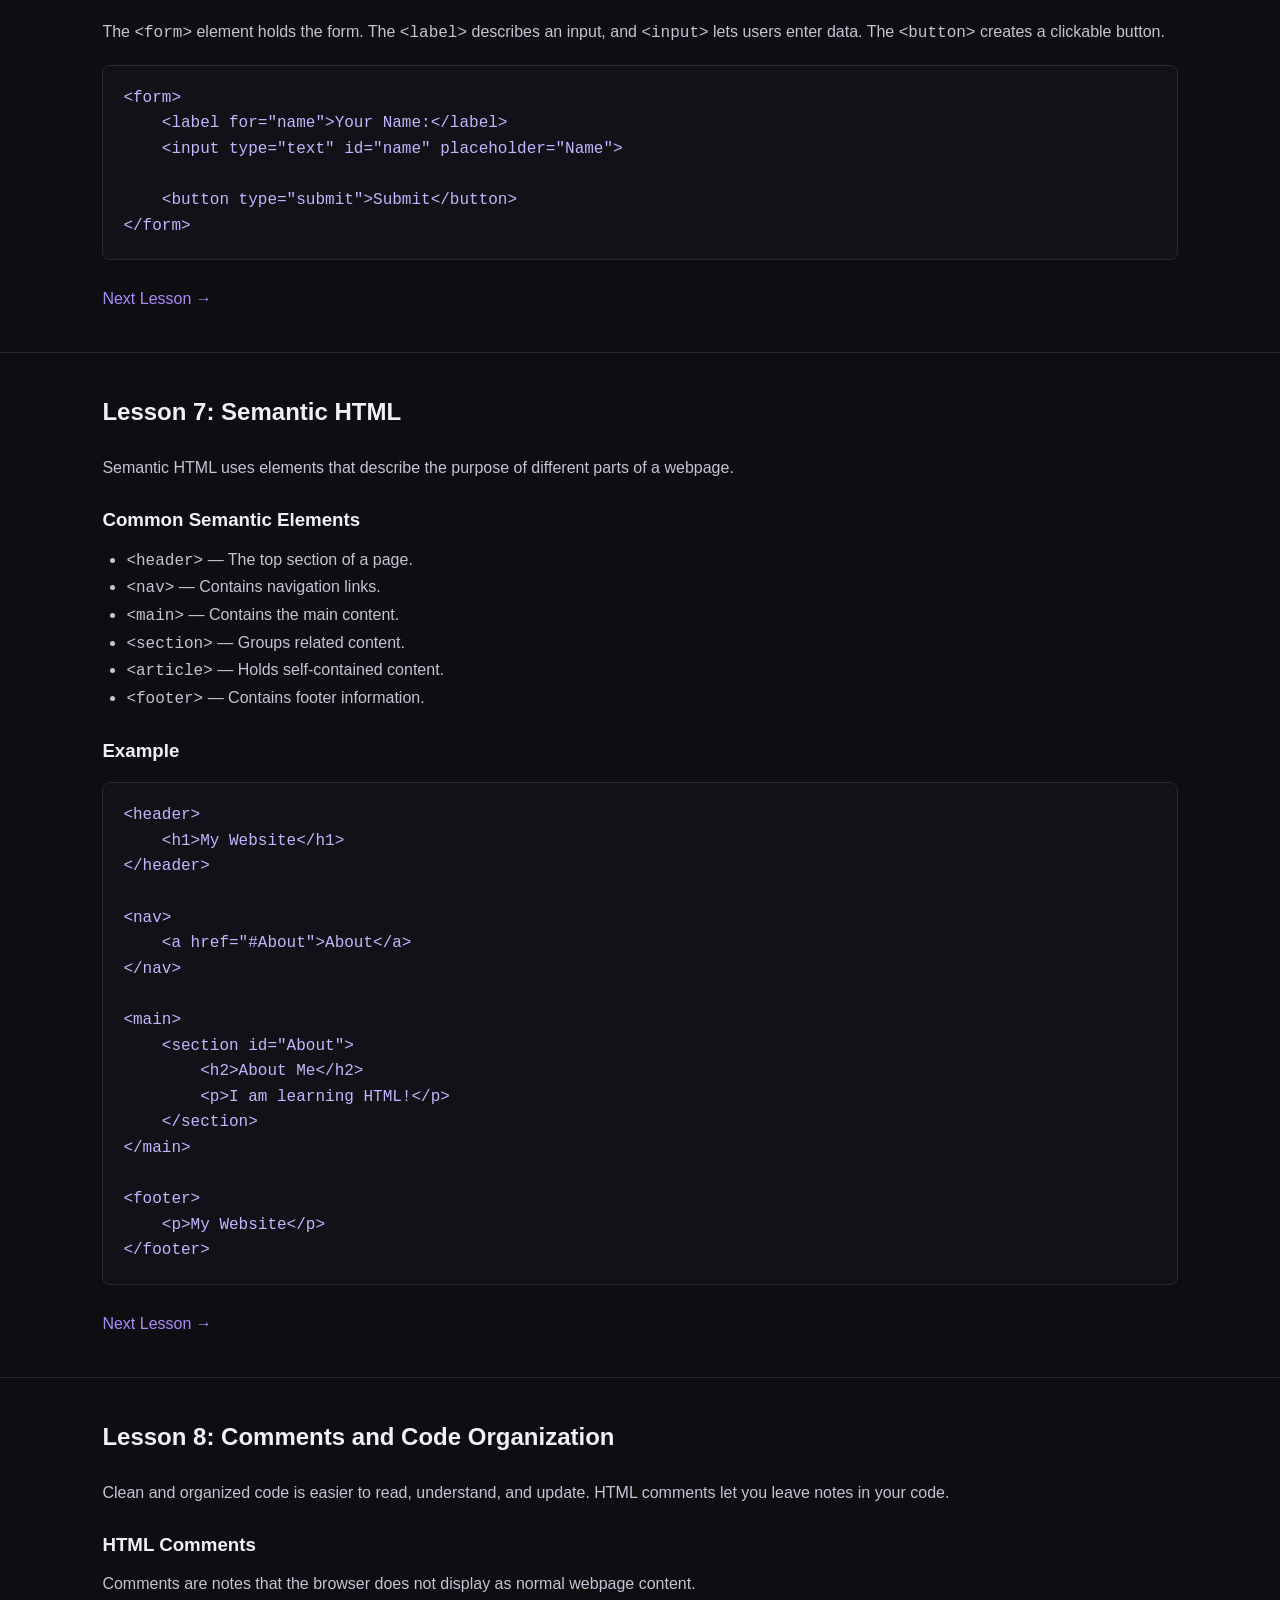
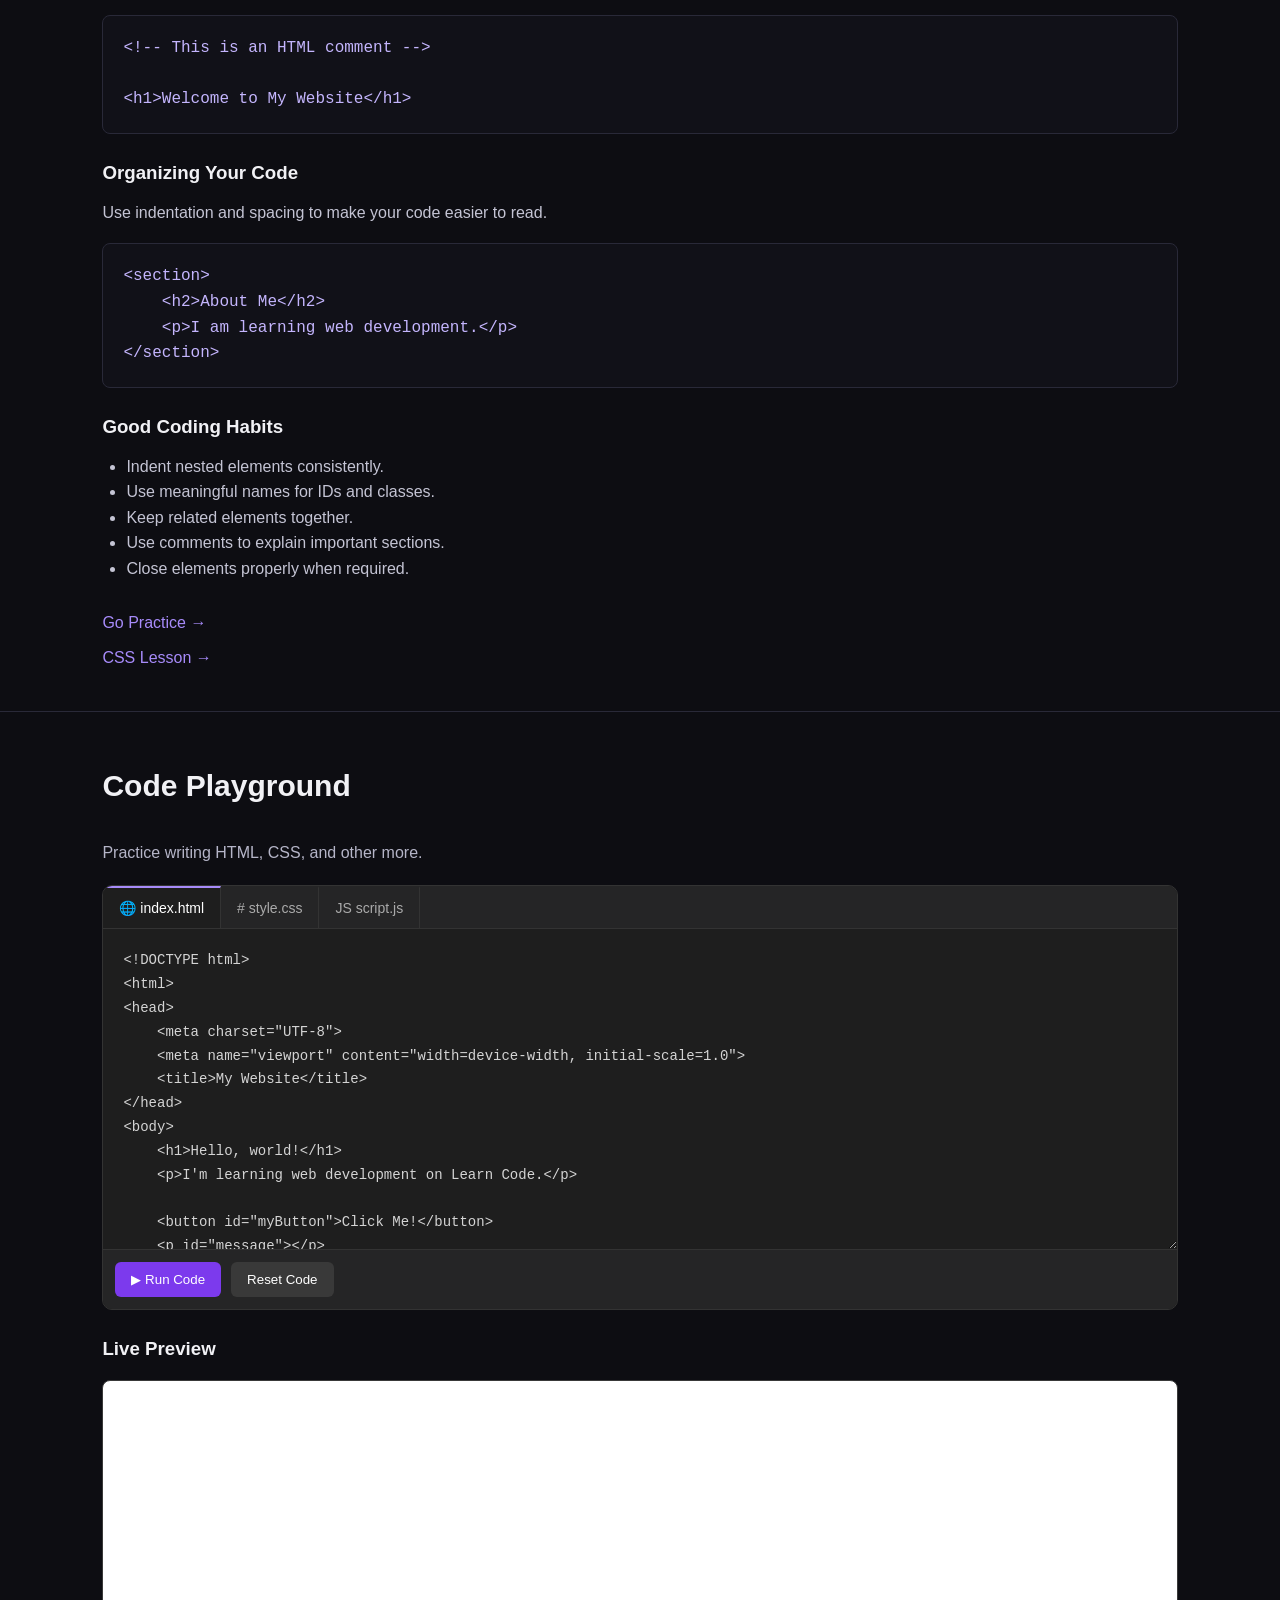
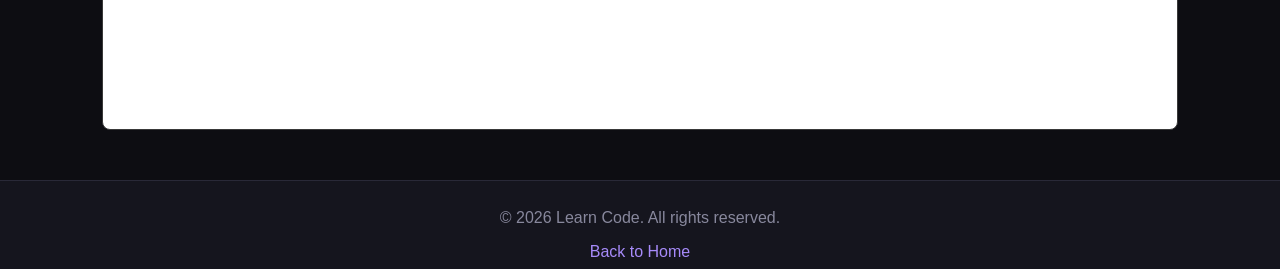
<file: html-course.html>
<!DOCTYPE html>
<html lang="en">
<head>
    <meta charset="UTF-8">
    <meta name="viewport" content="width=device-width, initial-scale=1.0">
    <title>HTML Course | Learn Code</title>
    <link rel="stylesheet" href="style.css">
</head>
<body>

    <header>
        <h1>Learn &lt;/&gt; Code</h1>

        <nav>
            <a href="index.html">Home</a>
            <a href="#lessons">Lessons</a>
            <a href="#playground">Practice</a>
        </nav>
    </header>

    <main>
        <section class="course-hero">
            <p>LEARN CODE / HTML</p>
            <h2>Learn HTML</h2>
            <p>
                Learn how to build the structure of websites,
                one lesson at a time.
            </p>
        </section>

        <section id="lessons" class="course-content">
            <h2>Course Lessons</h2>

            <article class="lesson-card">
                <h3>01. Introduction to HTML</h3>
                <p>Understand what HTML is and how websites use it.</p>
                <a href="#lesson1">Start Lesson</a>
            </article>

            <article class="lesson-card">
                <h3>02. Headings and Paragraphs</h3>
                <p>Learn how to organize text on a webpage.</p>
                <a href="#lesson2">Start Lesson</a>
            </article>

            <article class="lesson-card">
                <h3>03. Links and Images</h3>
                <p>Learn how to connect pages and display images.</p>
                <a href="#lesson3">Start Lesson</a>
            </article>

            <article class="lesson-card">
                <h3>04. Unordered and Ordered Lists</h3>
                <p>Learn to organize information using ordered and unordered lists.</p>
                <a href="#lesson4">Start Lesson</a>
            </article>

            <article class="lesson-card">
                <h3>05. Tables</h3>
                <p>Learn to organize information into rows and columns.</p>
                <a href="#lesson5">Start Lesson</a>
            </article>

            <article class="lesson-card">
                <h3>06. Forms</h3>
                <p>Learn how to collect information from users.</p>
                <a href="#lesson6">Start Lesson</a>
            </article>

            <article class="lesson-card">
                <h3>07. Semantic</h3>
                <p>Learn to structure webpages using meaningful HTML elements.</p>
                <a href="#lesson7">Start Lesson</a>
            </article>

            <article class="lesson-card">
                <h3>08. Comments and Code Organization</h3>
                <p>Learn to write comments and keep your HTML readable.</p>
                <a href="#lesson8">Start Lesson</a>
            </article>
        </section>

        <section id="lesson1" class="lesson-content">
            <h2>Lesson 1: Introduction to HTML</h2>

            <p>
                HTML stands for HyperText Markup Language.
                It defines the structure and content of a webpage.
            </p>

            <h3>Your first HTML element</h3>

            <pre><code>&lt;h1&gt;Hello, world!&lt;/h1&gt;</code></pre>

            <p>
                The h1 element creates a main heading on your webpage.
            </p>

            <a href="#lesson2">Next Lesson &rarr;</a>
        </section>

        <section id="lesson2" class="lesson-content">
            <h2>Lesson 2: Headings and Paragraphs</h2>

            <p>
                HTML has six heading levels, from h1 to h6.
                Use the paragraph element to display regular text.
            </p>

            <pre><code>&lt;h1&gt;My Website&lt;/h1&gt;
&lt;h2&gt;About Me&lt;/h2&gt;
&lt;p&gt;I am learning HTML.&lt;/p&gt;</code></pre>

            <a href="#lesson3">Next Lesson &rarr;</a>
        </section>

        <section id="lesson3" class="lesson-content">
            <h2>Lesson 3: Links and Images</h2>

            <p>Use the a element to create a link.</p>

            <pre><code>&lt;a href="https://example.com"&gt;
Visit Example
&lt;/a&gt;</code></pre>

            <p>Use the img element to display an image.</p>

            <pre><code>&lt;img src="image.jpg" alt="Description"&gt;</code></pre>

            <a href="#lesson4">Next Lesson &rarr;</a>
        </section>

        <section id="lesson4" class="lesson-content">
            <h2>Lesson 4: HTML Lists</h2>

            <p>HTML lists organize related information into groups.</p>

            <h3>Unordered List</h3>
            <p>Use <code>&lt;ul&gt;</code> for bulleted lists.</p>
            <pre><code>&lt;ul&gt;
        &lt;li&gt;HTML&lt;/li&gt;
        &lt;li&gt;CSS&lt;/li&gt;
        &lt;li&gt;JavaScript&lt;/li&gt;
&lt;/ul&gt;</code></pre>

            <h3>Ordered List</h3>
            <p>Use <code>&lt;ol&gt; for a numbered lists.</code></p>

            <pre><code>&lt;ol&gt;
    &lt;li&gt;Open your editor&lt;/li&gt;
    &lt;li&gt;Write your code&lt;/li&gt;
    &lt;li&gt;Preview your webpage&lt;/li&gt;
&lt;/ol&gt;</code></pre>

            <a href="#lesson5">Next Lesson &rarr;</a>
        </section>

        <section id="lesson5" class="lesson-content">
            <h2>Lesson 5: HTML Tables</h2>
            <p>HTML Tables display information in rows and columns.
            They are useful for schedules, lists of data, and comparisons.</p>

            <h3>Basic Table Structure</h3>
            <p>The <code>&lt;table&gt;</code> element creates a table.
        The <code>&lt;tr&gt;</code> element creates a row,
        <code>&lt;th&gt;</code> creates a heading cell,
        and <code>&lt;td&gt;</code> creates a regular cell.
            </p>

            <pre><code>&lt;table&gt;
    &lt;tr&gt;
        &lt;th&gt;Game&lt;/th&gt;
        &lt;th&gt;Genre&lt;/th&gt;
    &lt;/tr&gt;
    &lt;tr&gt;
        &lt;td&gt;Roblox&lt;/td&gt;
        &lt;td&gt;Sandbox&lt;/td&gt;
    &lt;/tr&gt;
    &lt;tr&gt;
        &lt;td&gt;Valorant&lt;/td&gt;
        &lt;td&gt;Shooter&lt;/td&gt;
    &lt;/tr&gt;
&lt;/table&gt;
            </code></pre>
            <a href="#lesson6">Next Lesson &rarr;</a>
        </section>

        <section id="lesson6" class="lesson-content">
            <h2>Lesson 6: HTML Forms</h2>
            <p>HTML forms allows users to enter and sumbit information.
                You can use them for contact forms, registration pages,
                and other interactive features.
            </p>

            <h3>Basic Form Elements</h3>

            <p>
                The <code>&lt;form&gt;</code> element holds the form.
        The <code>&lt;label&gt;</code> describes an input,
        and <code>&lt;input&gt;</code> lets users enter data.
        The <code>&lt;button&gt;</code> creates a clickable button.
            </p>

            <pre><code>&lt;form&gt;
    &lt;label for="name"&gt;Your Name:&lt;/label&gt;
    &lt;input type="text" id="name" placeholder="Name"&gt;

    &lt;button type="submit"&gt;Submit&lt;/button&gt;
&lt;/form&gt;</code></pre>
            
            <a href="#lesson7">Next Lesson &rarr;</a>
        </section>

        <section id="lesson7" class="lesson-content">
            <h2>Lesson 7: Semantic HTML</h2>
            <p>
                Semantic HTML uses elements that describe the purpose
                of different parts of a webpage.
            </p>

            <h3>Common Semantic Elements</h3>
            <ul>
                <li><code>&lt;header&gt;</code> — The top section of a page.</li>
                <li><code>&lt;nav&gt;</code> — Contains navigation links.</li>
                <li><code>&lt;main&gt;</code> — Contains the main content.</li>
                <li><code>&lt;section&gt;</code> — Groups related content.</li>
                <li><code>&lt;article&gt;</code> — Holds self-contained content.</li>
                <li><code>&lt;footer&gt;</code> — Contains footer information.</li>
            </ul>

            <h3>Example</h3>

            <pre><code>&lt;header&gt;
    &lt;h1&gt;My Website&lt;/h1&gt;
&lt;/header&gt;

&lt;nav&gt;
    &lt;a href="#About"&gt;About&lt;/a&gt;
&lt;/nav&gt;

&lt;main&gt;
    &lt;section id="About"&gt;
        &lt;h2&gt;About Me&lt;/h2&gt;
        &lt;p&gt;I am learning HTML!&lt;/p&gt;
    &lt;/section&gt;
&lt;/main&gt;

&lt;footer&gt;
    &lt;p&gt;My Website&lt;/p&gt;
&lt;/footer&gt;</code></pre>

            <a href="#lesson8">Next Lesson &rarr;</a>
        </section>

        <section id="lesson8" class="lesson-content">
    <h2>Lesson 8: Comments and Code Organization</h2>

    <p>
        Clean and organized code is easier to read, understand,
        and update. HTML comments let you leave notes in your code.
    </p>

    <h3>HTML Comments</h3>

    <p>
        Comments are notes that the browser does not display
        as normal webpage content.
    </p>

    <pre><code>&lt;!-- This is an HTML comment --&gt;

&lt;h1&gt;Welcome to My Website&lt;/h1&gt;</code></pre>

    <h3>Organizing Your Code</h3>

    <p>Use indentation and spacing to make your code easier to read.</p>

    <pre><code>&lt;section&gt;
    &lt;h2&gt;About Me&lt;/h2&gt;
    &lt;p&gt;I am learning web development.&lt;/p&gt;
&lt;/section&gt;</code></pre>

    <h3>Good Coding Habits</h3>

    <ul>
        <li>Indent nested elements consistently.</li>
        <li>Use meaningful names for IDs and classes.</li>
        <li>Keep related elements together.</li>
        <li>Use comments to explain important sections.</li>
        <li>Close elements properly when required.</li>
    </ul>

    <a href="#playground">Go Practice &rarr;</a><br>
    <a href="css-course.html">CSS Lesson &rarr;</a>
</section>

        
        
<section id="playground" class="lesson-content">
    <h2>Code Playground</h2>
    <p>Practice writing HTML, CSS, and other more.</p>

    <div class="code-playground">
        <div class="editor-tabs">
            <button class="editor-tab active" data-file="html">🌐 index.html</button>
            <button class="editor-tab" data-file="css"># style.css</button>
            <button class="editor-tab" data-file="js">JS script.js</button>
        </div>

        <textarea id="codeEditor" spellcheck="false" aria-label="Code editor"></textarea>

        <div class="playground-toolbar">
            <button id="runProject">▶ Run Code</button>
            <button id="resetProject">Reset Code</button>
        </div>
    </div>

    <h3>Live Preview</h3>
    <iframe
        id="projectPreview"
        title="Website preview"
        sandbox="allow-scripts"
    ></iframe>
</section>


    </main>

    <footer>
        <p>&copy; 2026 Learn Code. All rights reserved.</p>
        <a href="index.html">Back to Home</a>
    </footer>

    <script src="script.js"></script>
</body>
</html>
</file>
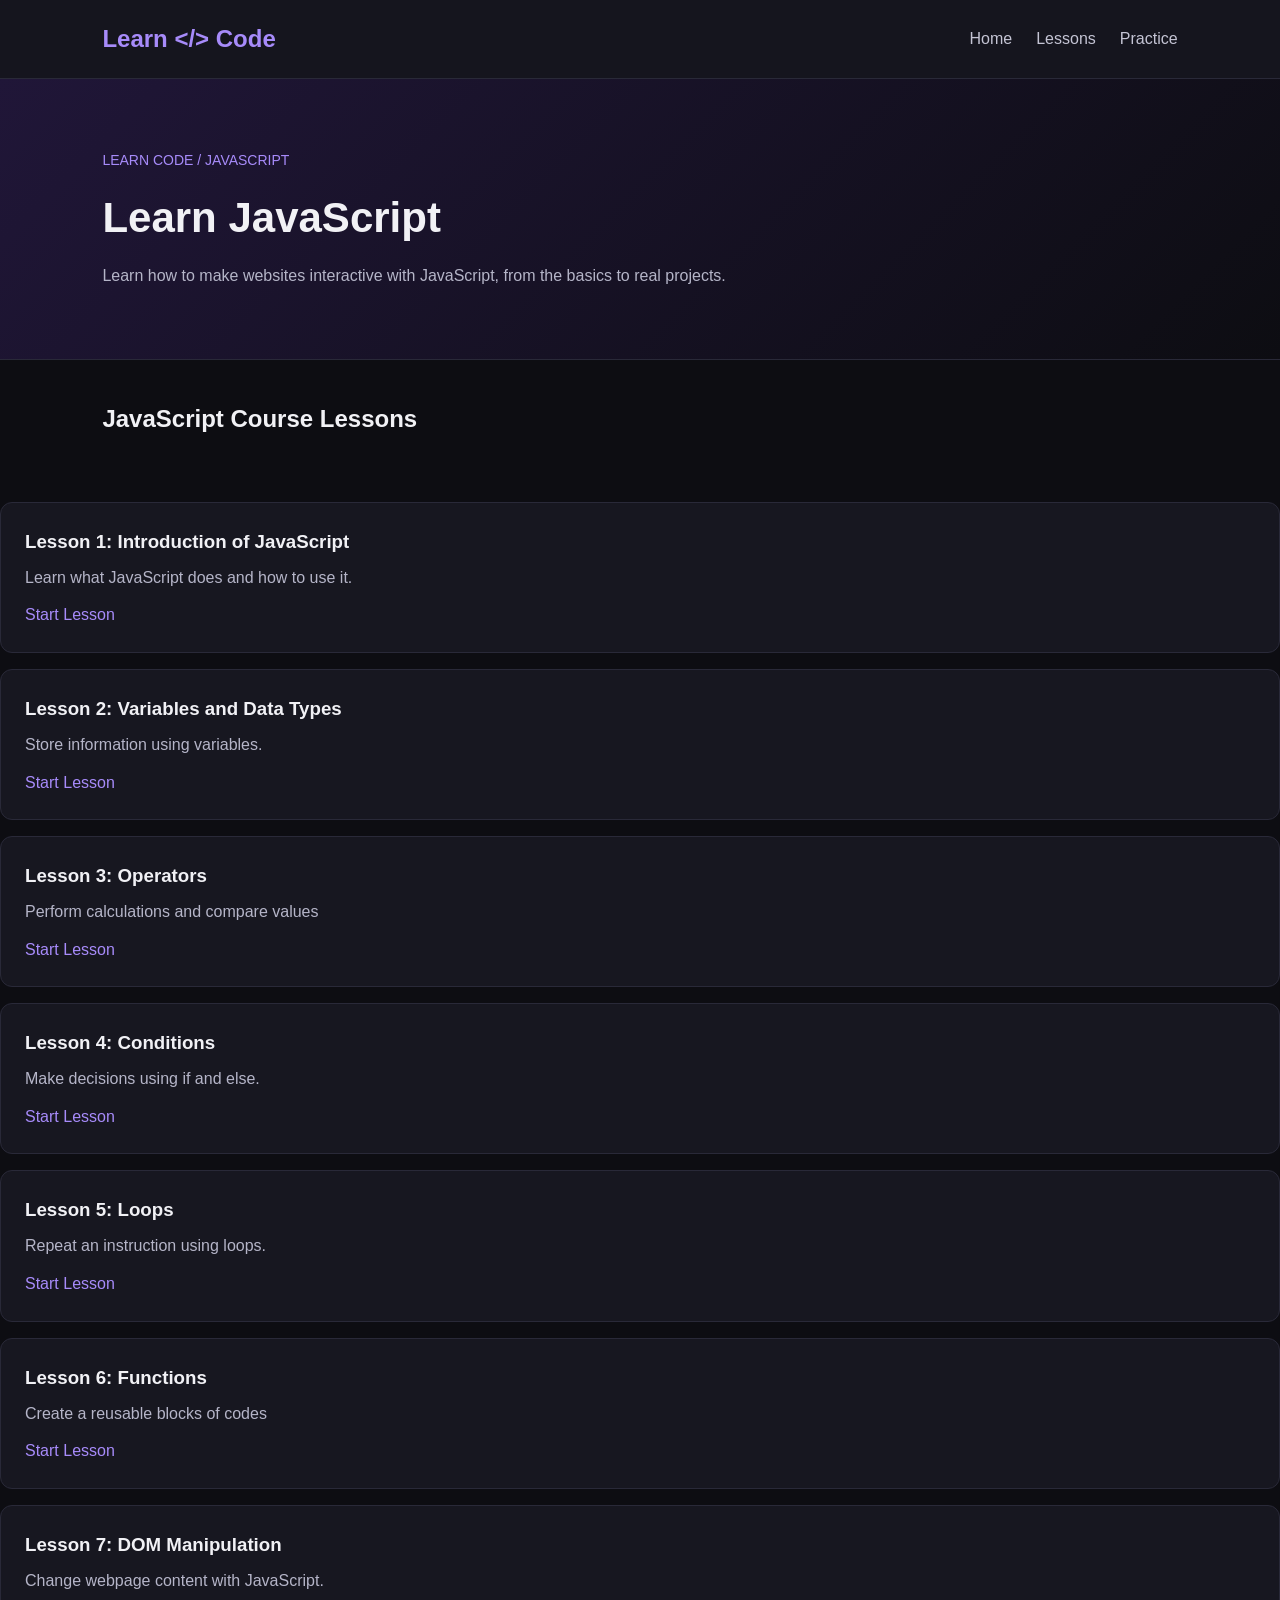
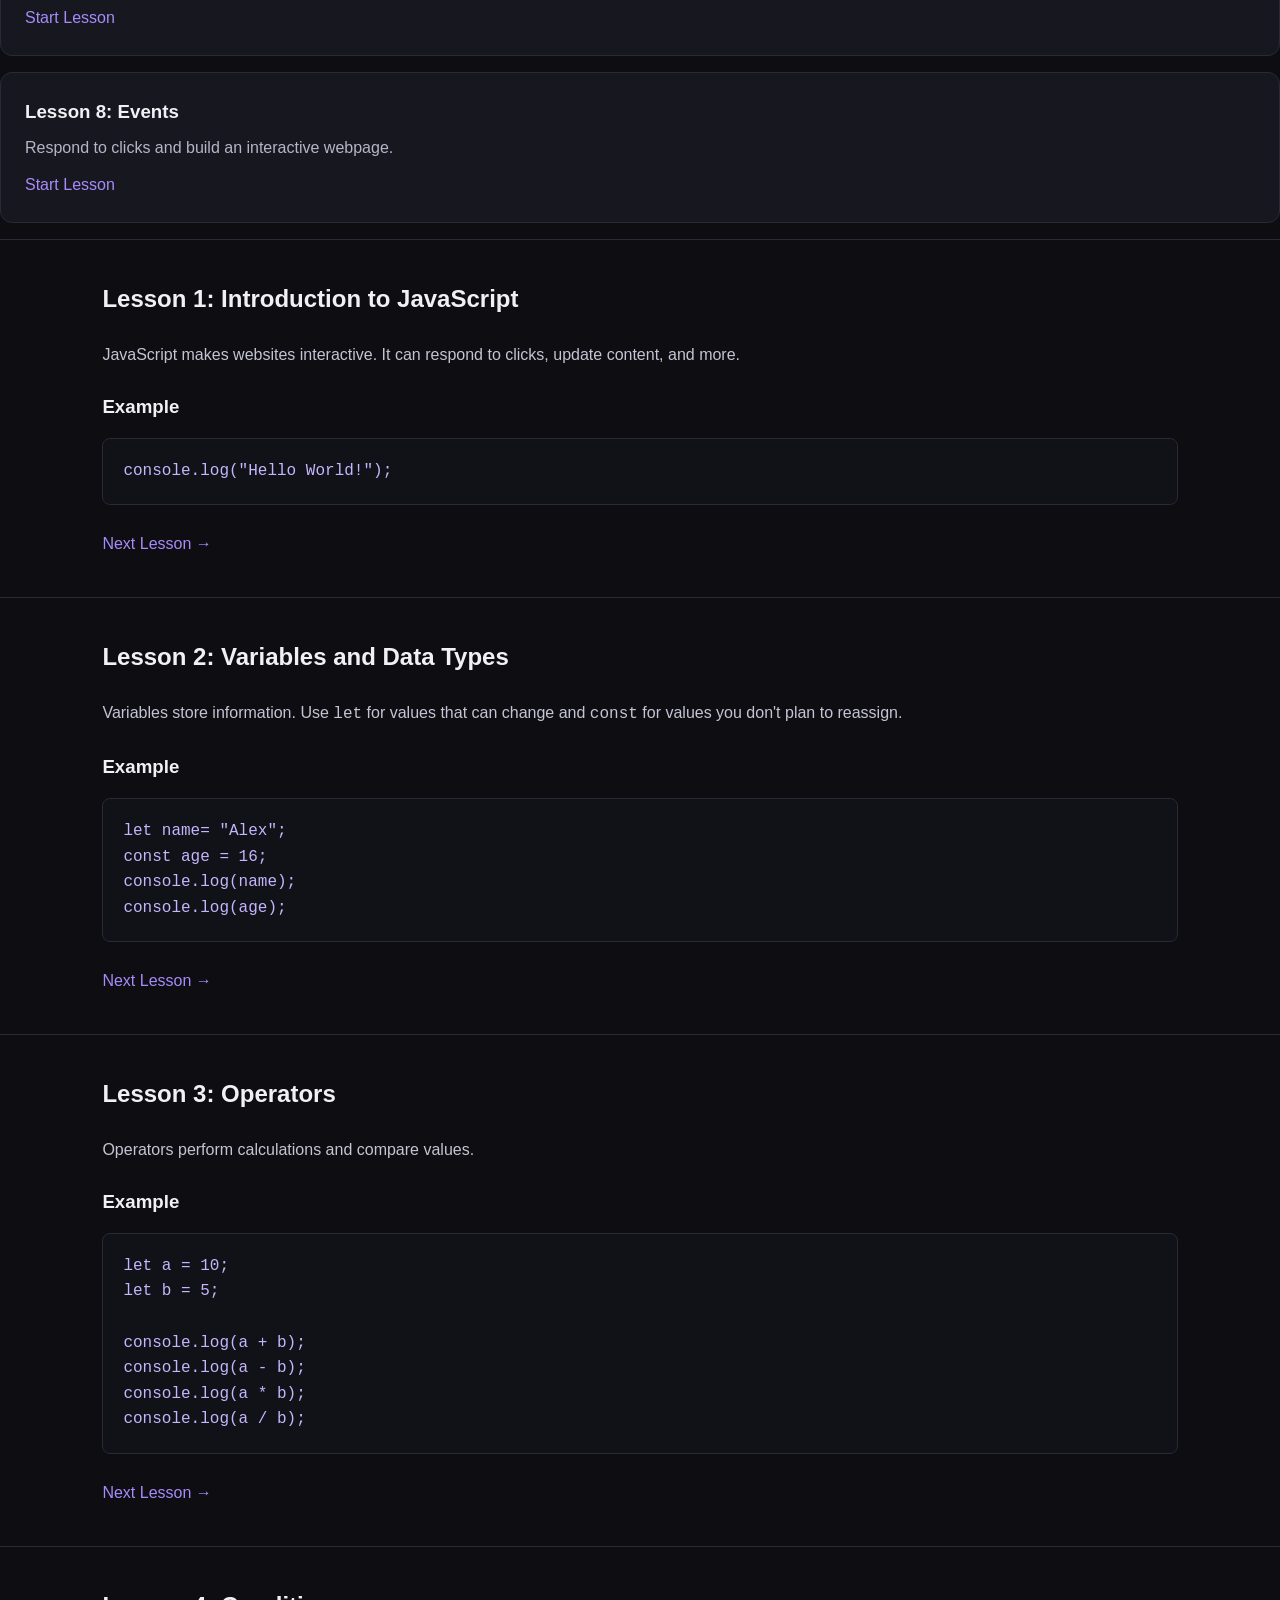
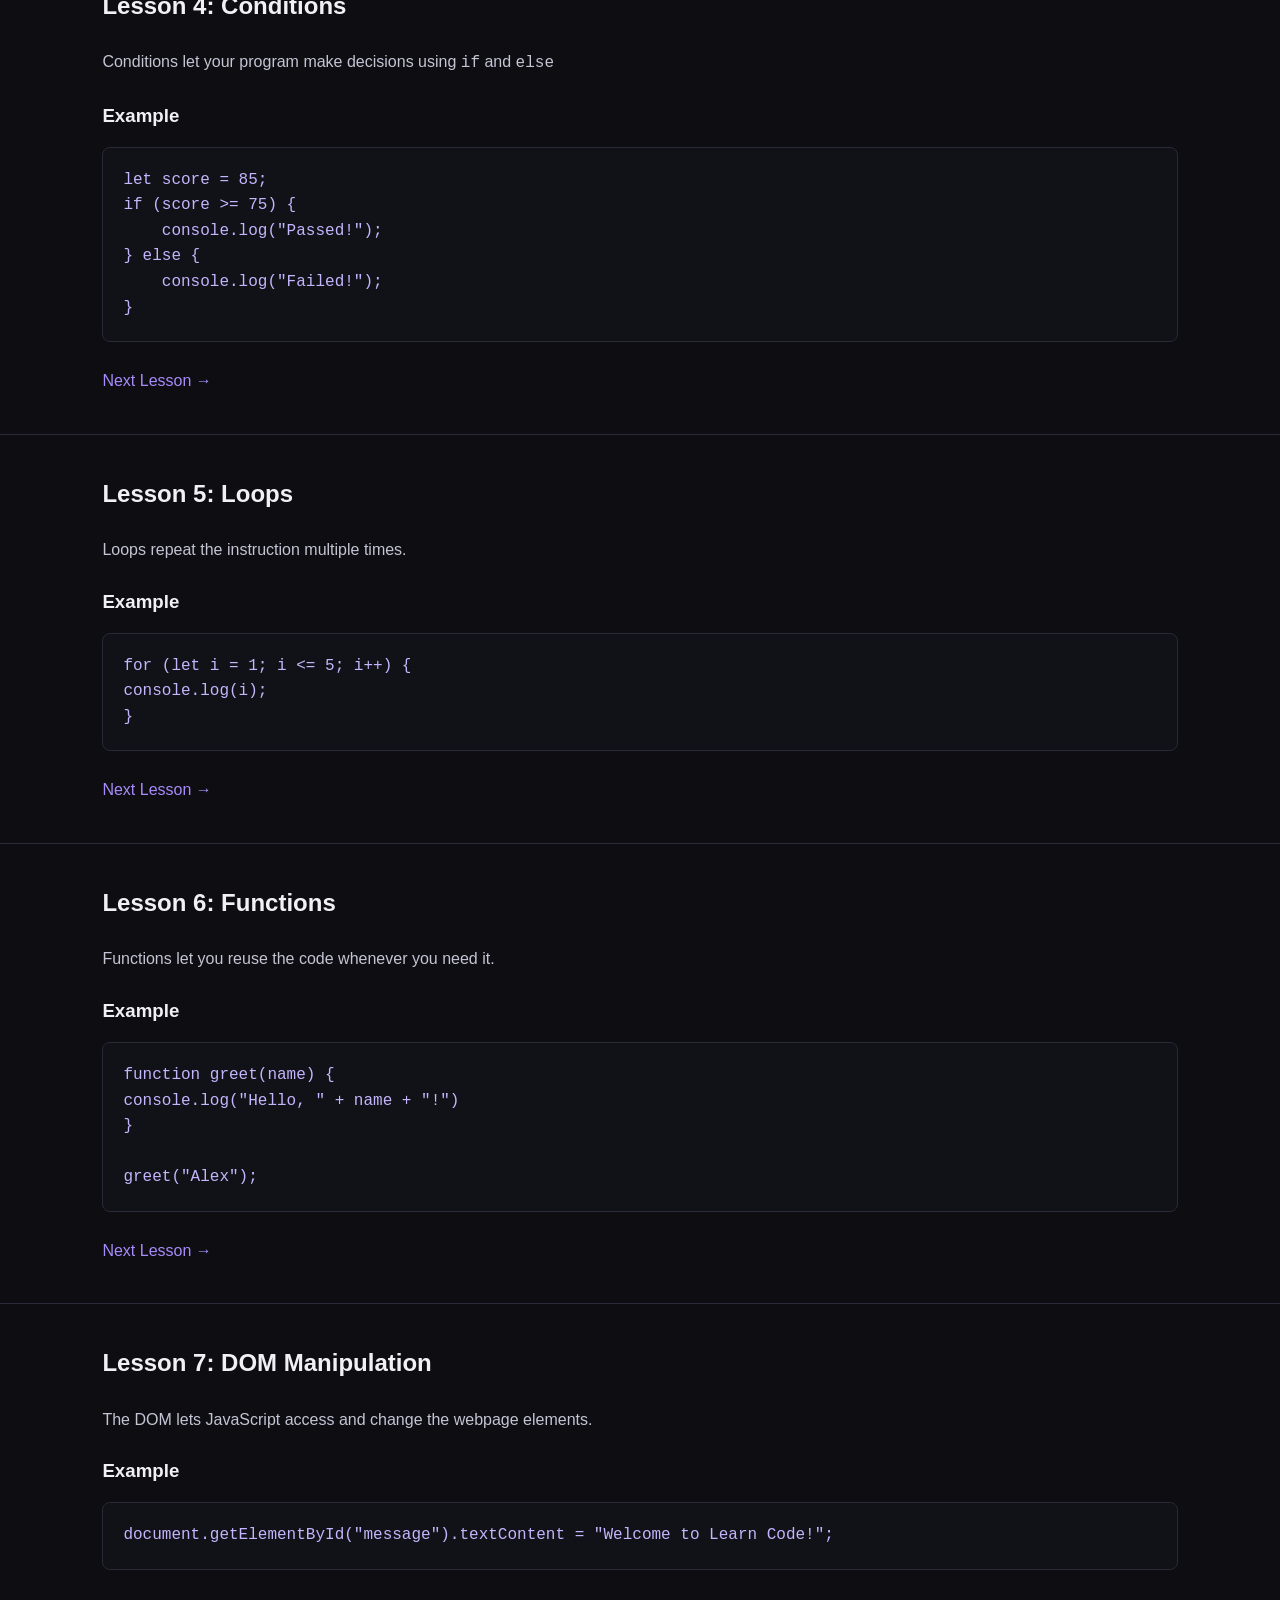
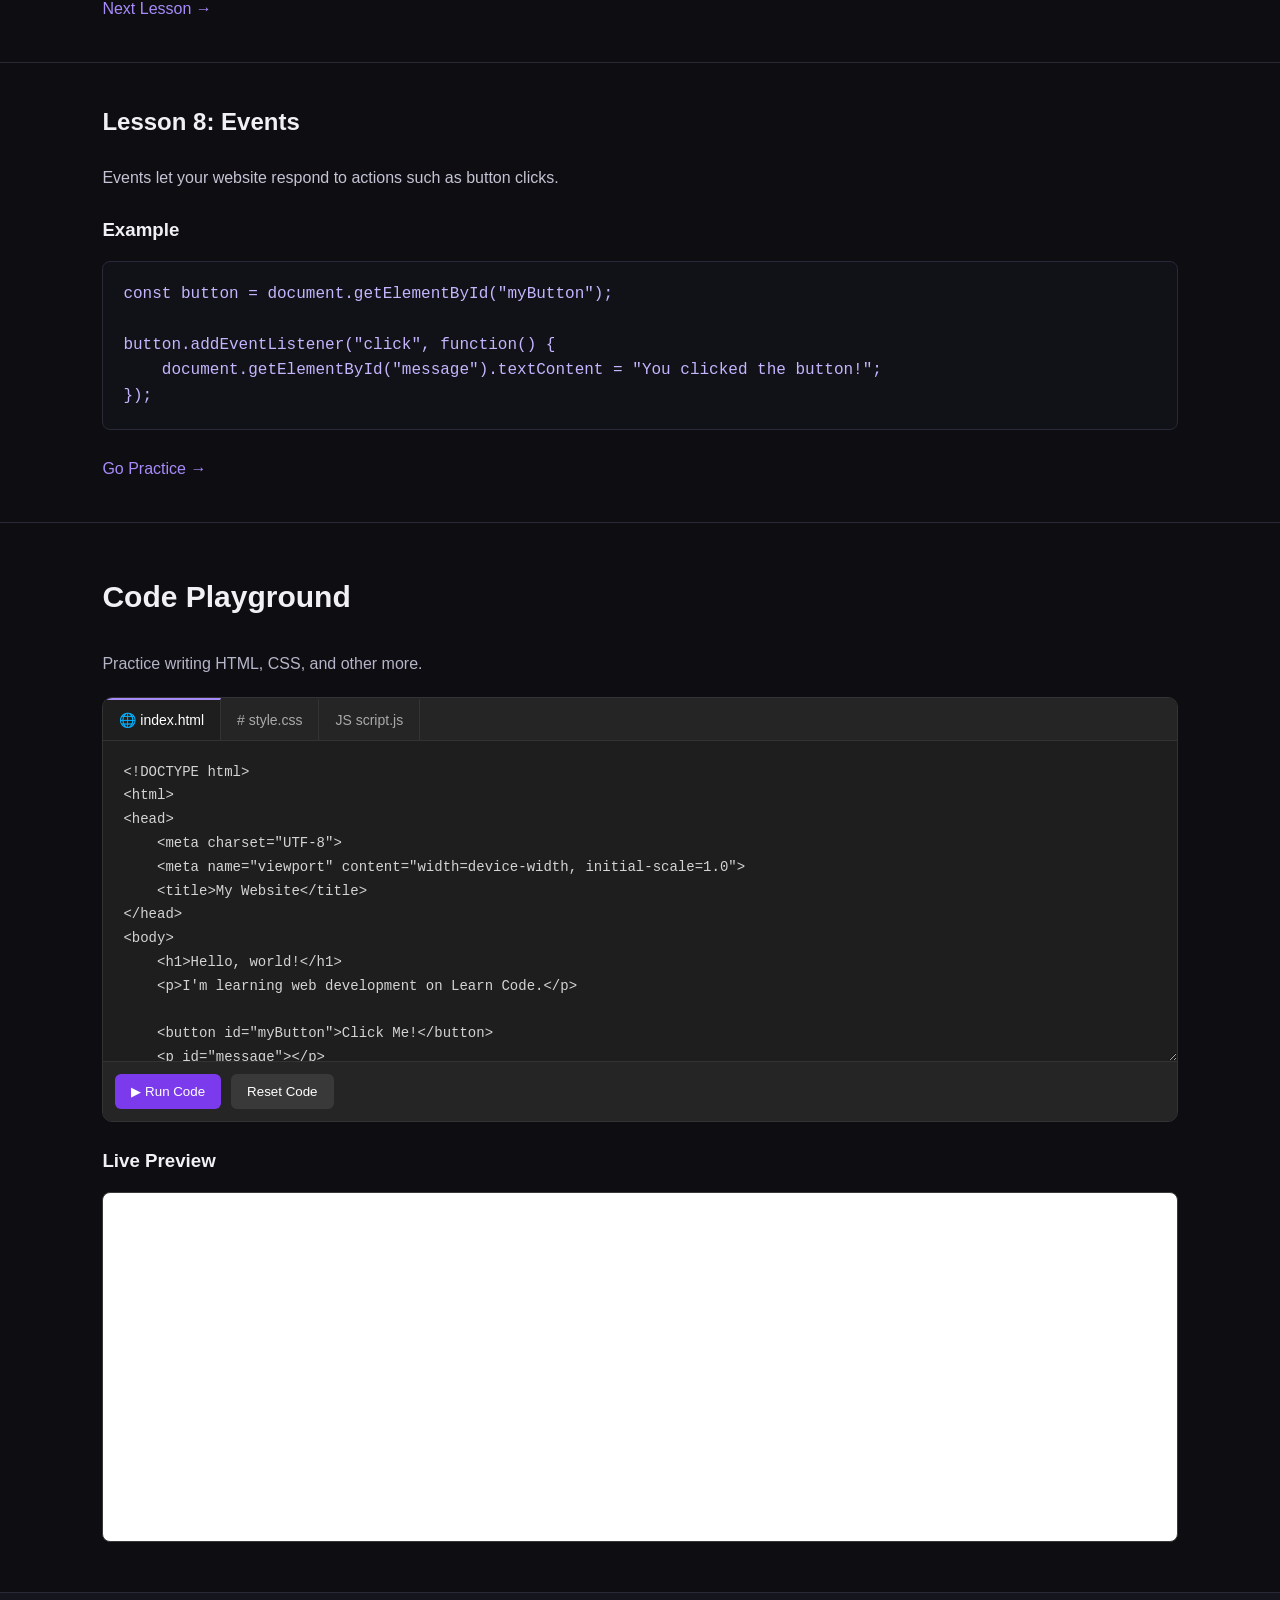
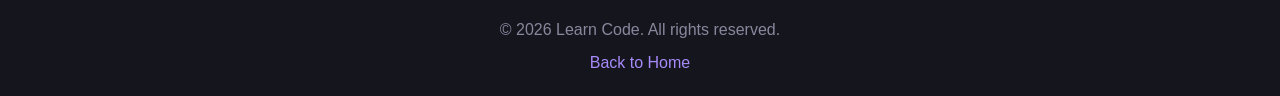
<file: js-course.html>
<!DOCTYPE html>
<html lang="en">
<head>
    <meta charset="UTF-8">
    <meta name="viewport" content="width=device-width, initial-scale=1.0">
    <title>JavaScript Course | Learn Code</title>
    <link rel="stylesheet" href="style.css">
</head>
<body>

    <header>
        <h1>Learn &lt;/&gt; Code</h1>

        <nav>
            <a href="index.html">Home</a>
            <a href="#lessons">Lessons</a>
            <a href="#playground">Practice</a>
        </nav>
    </header>

    <main>
        <section class="course-hero">
            <p>LEARN CODE / JAVASCRIPT</p>
            <h2>Learn JavaScript</h2>
            <p>
                Learn how to make websites interactive with
                JavaScript, from the basics to real projects.
            </p>
        </section>

        <section id="lessons" class="course-content">
            <h2>JavaScript Course Lessons</h2>

        </section>

        <!-- CARDS -->

        <article class="lesson-card">
            <h3>Lesson 1: Introduction of JavaScript</h3>
            <p>Learn what JavaScript does and how to use it.</p>
            <a href="#lesson1">Start Lesson</a>
        </article>

        <article class="lesson-card">
            <h3>Lesson 2: Variables and Data Types</h3>
            <p>Store information using variables.</p>
            <a href="#lesson2">Start Lesson</a>
        </article>

        <article class="lesson-card">
            <h3>Lesson 3: Operators</h3>
            <p>Perform calculations and compare values</p>
            <a href="#lesson3">Start Lesson</a>
        </article>

        <article class="lesson-card">
            <h3>Lesson 4: Conditions</h3>
            <p>Make decisions using if and else.</p>
            <a href="#lesson4">Start Lesson</a>
        </article>

        <article class="lesson-card">
            <h3>Lesson 5: Loops</h3>
            <p>Repeat an instruction using loops.</p>
            <a href="#lesson5">Start Lesson</a>
        </article>

        <article class="lesson-card">
            <h3>Lesson 6: Functions</h3>
            <p>Create a reusable blocks of codes</p>
            <a href="#lesson6">Start Lesson</a>
        </article>

        <article class="lesson-card">
            <h3>Lesson 7: DOM Manipulation</h3>
            <p>Change webpage content with JavaScript.</p>
            <a href="#lesson7">Start Lesson</a>
        </article>

        <article class="lesson-card">
            <h3>Lesson 8: Events</h3>
            <p>Respond to clicks and build an interactive webpage.</p>
            <a href="#lesson8">Start Lesson</a>
        </article>

        <!-- LESSONS  -->

        <section id="lesson1" class="lesson-content">
            <h2>Lesson 1: Introduction to JavaScript</h2>
            <p>JavaScript makes websites interactive. It can respond to clicks, update content, and more.</p>

            <h3>Example</h3>
            <pre><code>console.log("Hello World!");</code></pre>
            <a href="#lesson2">Next Lesson &rarr;</a>
        </section>

        <section id="lesson2" class="lesson-content">
            <h2>Lesson 2: Variables and Data Types</h2>
            <p>Variables store information. Use <code>let</code> for values that can change and <code>const</code> for values you don't plan to reassign.</p>

            <h3>Example</h3>

            <pre><code>let name= "Alex";
const age = 16;
console.log(name);
console.log(age);</code></pre>
            <a href="#lesson3">Next Lesson &rarr;</a>
        </section>

        
        <section id="lesson3" class="lesson-content">
            <h2>Lesson 3: Operators</h2>
            <p>Operators perform calculations and compare values.</p>

            <h3>Example</h3>
            <pre><code>let a = 10;
let b = 5;

console.log(a + b);
console.log(a - b);
console.log(a * b);
console.log(a / b);</code></pre>
            <a href="#lesson4">Next Lesson &rarr;</a>
        </section>

        <section id="lesson4" class="lesson-content">
            <h2>Lesson 4: Conditions</h2>
            <p>Conditions let your program make decisions using <code>if</code> and <code>else</code></p>

            <h3>Example</h3>
            <pre><code>let score = 85;
if (score >= 75) {
    console.log("Passed!");
} else {
    console.log("Failed!");
}</code></pre>
            <a href="#lesson5">Next Lesson &rarr;</a> 
        </section>

        <section id="lesson5" class="lesson-content">
            <h2>Lesson 5: Loops</h2>
            <p>Loops repeat the instruction multiple times.</p>

            <h3>Example</h3>
            <pre><code>for (let i = 1; i <= 5; i++) {
console.log(i);
}</code></pre>
            <a href="#lesson6">Next Lesson &rarr;</a>
        </section>

        <section id="lesson6" class="lesson-content">
            <h2>Lesson 6: Functions</h2>
            <p>Functions let you reuse the code whenever you need it.</p>

            <h3>Example</h3>
            <pre><code>function greet(name) {
console.log("Hello, " + name + "!")
}

greet("Alex");</code></pre>
            <a href="#lesson7">Next Lesson &rarr;</a>
        </section>

        <section id="lesson7" class="lesson-content">
            <h2>Lesson 7: DOM Manipulation</h2>
            <p>The DOM lets JavaScript access and change the webpage elements.</p>

            <h3>Example</h3>
            <pre><code>document.getElementById("message").textContent = "Welcome to Learn Code!";</code></pre>
            <a href="#lesson8">Next Lesson &rarr;</a>
        </section>

        <section id="lesson8" class="lesson-content">
            <h2>Lesson 8: Events</h2>
            <p>Events let your website respond to actions such as button clicks.</p>

            <h3>Example</h3>
            <pre><code>const button = document.getElementById("myButton");

button.addEventListener("click", function() {
    document.getElementById("message").textContent = "You clicked the button!";
});</code></pre>
            <a href="#playground">Go Practice &rarr;</a>
        </section>


        
        <section id="playground" class="lesson-content">
            <h2>Code Playground</h2>
            <p>Practice writing HTML, CSS, and other more.</p>

            <div class="code-playground">
                <div class="editor-tabs">
                    <button class="editor-tab active" data-file="html">🌐 index.html</button>
                    <button class="editor-tab" data-file="css"># style.css</button>
                    <button class="editor-tab" data-file="js">JS script.js</button>
                </div>

                <textarea
                    id="codeEditor"
                    spellcheck="false"
                    aria-label="Code editor"
                ></textarea>

                <div class="playground-toolbar">
                    <button id="runProject">▶ Run Code</button>
                    <button id="resetProject">Reset Code</button>
                </div>
            </div>

            <h3>Live Preview</h3>

            <iframe
                id="projectPreview"
                title="Website preview"
                sandbox="allow-scripts">
            </iframe>
        </section>

    </main>

    <footer>
        <p>&copy; 2026 Learn Code. All rights reserved.</p>
        <a href="index.html">Back to Home</a>
    </footer>

    <script src="script.js"></script>
</body>
</html>
</file>
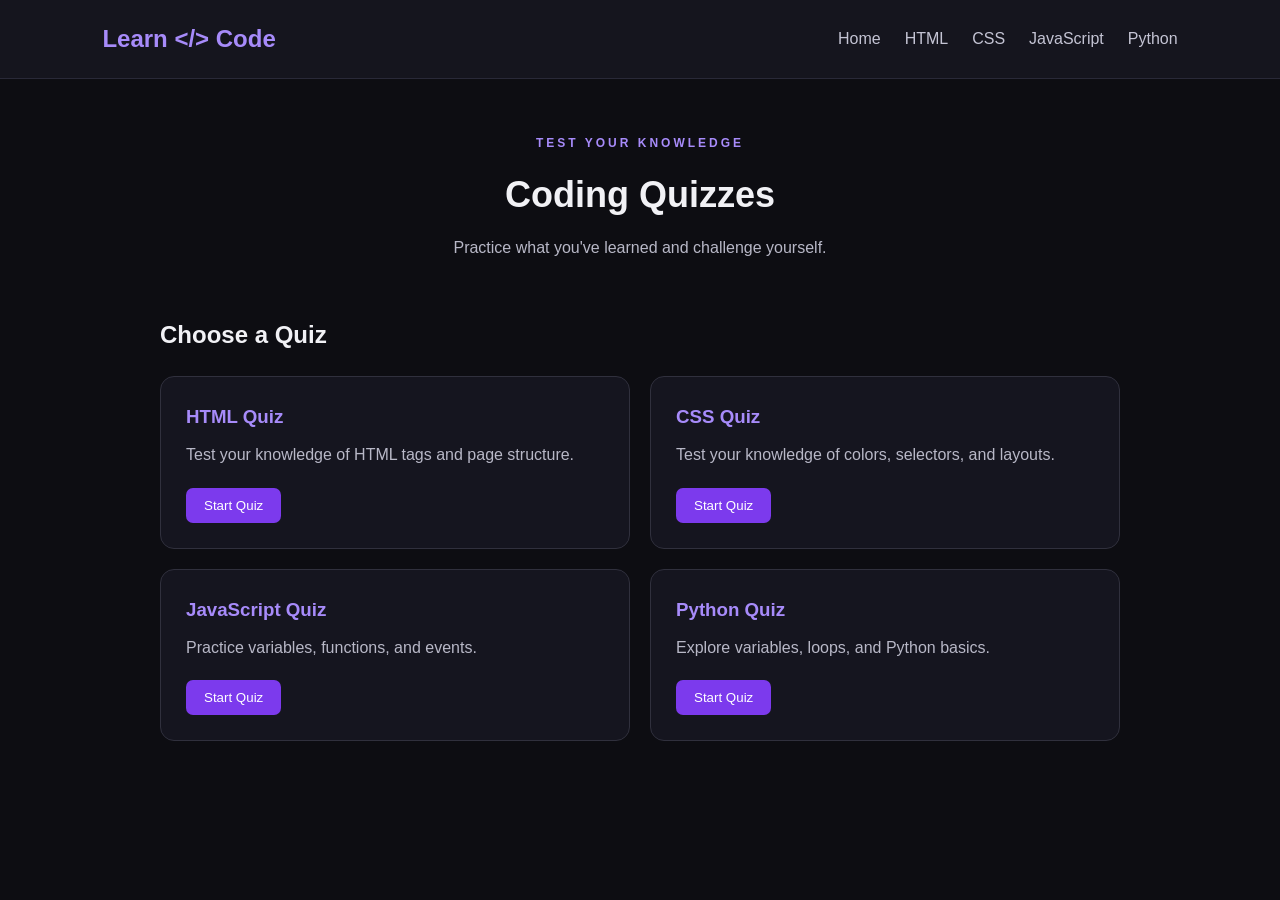
<file: quizzes.html>
<!DOCTYPE html>
<html lang="en">
<head>
    <meta charset="UTF-8">
    <meta name="viewport" content="width=device-width, initial-scale=1.0">
    <title>Coding Quizzes | Learn Code</title>
    <link rel="stylesheet" href="style.css">
</head>
<body>

    <header>
        <h1>Learn &lt;/&gt; Code</h1>

        <nav>
            <a href="index.html">Home</a>
            <a href="html-course.html">HTML</a>
            <a href="css-course.html">CSS</a>
            <a href="javascript-course.html">JavaScript</a>
            <a href="python-course.html">Python</a>
        </nav>
    </header>

    <main>
        <section class="quiz-hero">
            <p>TEST YOUR KNOWLEDGE</p>
            <h2>Coding Quizzes</h2>
            <p>Practice what you've learned and challenge yourself.</p>
        </section>

        <section class="quiz-courses">
            <h2>Choose a Quiz</h2>

            <div class="quiz-grid">

                <div class="quiz-card">
                    <h3>HTML Quiz</h3>
                    <p>Test your knowledge of HTML tags and page structure.</p>
                    <button class="start-quiz" data-quiz="html">
                        Start Quiz
                    </button>
                </div>

                <div class="quiz-card">
                    <h3>CSS Quiz</h3>
                    <p>Test your knowledge of colors, selectors, and layouts.</p>
                    <button class="start-quiz" data-quiz="css">
                        Start Quiz
                    </button>
                </div>

                <div class="quiz-card">
                    <h3>JavaScript Quiz</h3>
                    <p>Practice variables, functions, and events.</p>
                    <button class="start-quiz" data-quiz="javascript">
                        Start Quiz
                    </button>
                </div>

                <div class="quiz-card">
                    <h3>Python Quiz</h3>
                    <p>Explore variables, loops, and Python basics.</p>
                    <button class="start-quiz" data-quiz="python">
                        Start Quiz
                    </button>
                </div>

            </div>
        </section>
    </main>

    <script src="quizzes.js"></script>
</body>
</html>
</file>
<file: style.css>
* {
    margin: 0;
    padding: 0;
    box-sizing: border-box;
}

html {
    scroll-behavior: smooth;
}

body {
    font-family: Arial, sans-serif;
    background-color: #0d0d12;
    color: #f1f1f5;
    line-height: 1.6;
}

header {
    display: flex;
    justify-content: space-between;
    align-items: center;
    padding: 20px 8%;
    background-color: #15151e;
    border-bottom: 1px solid #292938;
}

header h1 {
    font-size: 24px;
    color: #a78bfa;
}

nav {
    display: flex;
    gap: 24px;
}

nav a {
    color: #c4c4d4;
    text-decoration: none;
    transition: color 0.3s;
}

nav a:hover {
    color: #a78bfa;
}

#home {
    text-align: center;
    padding: 100px 20px;
    background: linear-gradient(135deg, #171326, #0d0d12);
}

#home h2 {
    font-size: 42px;
    margin-bottom: 16px;
}

#home p {
    color: #b5b5c8;
    margin-bottom: 30px;
}

#exploreBtn {
    background-color: #8b5cf6;
    color: white;
    padding: 12px 24px;
    border: none;
    border-radius: 8px;
    font-size: 16px;
    cursor: pointer;
}

#exploreBtn:hover {
    background-color: #7c3aed;
}

#courses {
    padding: 70px 8%;
}

#courses > h2,
#playground h2,
#community h2 {
    font-size: 30px;
    margin-bottom: 30px;
}

#courses article {
    display: inline-block;
    vertical-align: top;
    width: 23%;
    min-width: 200px;
    min-height: 180px;
    margin: 0 1% 20px 0;
    padding: 24px;
    background-color: #171720;
    border: 1px solid #292938;
    border-radius: 12px;
    transition: transform 0.3s, border-color 0.3s;
}

#courses article:hover {
    transform: translateY(-5px);
    border-color: #8b5cf6;
}

#courses article h3 {
    color: #a78bfa;
    margin-bottom: 10px;
}

#courses article p {
    color: #b5b5c8;
    margin-bottom: 16px;
}

#courses article a {
    color: #c4b5fd;
    text-decoration: none;
}

#courses article a:hover {
    text-decoration: underline;
}

#playground,
#community {
    padding: 50px 8%;
    border-top: 1px solid #292938;
}

#playground p,
#community p {
    color: #b5b5c8;
}

footer {
    text-align: center;
    padding: 24px;
    background-color: #15151e;
    border-top: 1px solid #292938;
    color: #88889d;
}

.course-hero {
    padding: 70px 8%;
    background: linear-gradient(135deg, #201638, #0d0d12);
    border-bottom: 1px solid  #292938;
}

.course-hero > p:first-child {
    color: #a78bfa;
    font-size: 14px;
    margin-bottom: 12px;
}

.course-hero h2 {
    font-size: 42px;
    margin-bottom: 12px;
}

.course-hero p {
    color: #b5b5c8;
}

.course-content,
.lesson-content {
    padding: 40px 8%;
}

.course-content > h2,
.lesson-content > h2 {
    margin-bottom: 24px;
}

.lesson-card {
    background-color: #171720;
    border: 1px solid #292938;
    border-radius: 12px;
    padding: 24px;
    margin-bottom: 16px;
    transition: border-color 0.3s;
}

.lesson-card:hover {
    border-color: #8b5cf6;
}

.lesson-card h3 {
    margin-bottom: 8px;
}

.lesson-card p {
    color: #b5b5c8;
    margin-bottom: 12px;
}

.lesson-card a,
.lesson-content a,
footer a {
    color: #a78bfa;
    text-decoration: none;
}

.lesson-card a:hover,
.lesson-content a:hover,
footer a:hover {
    text-decoration: underline;
}

.lesson-content {
    border-top: 1px solid #292938;
    scroll-margin-top: 20px;
}

.lesson-content p,
.lesson-content ul {
    color: #c4c4d4;
    margin-bottom: 18px;
}

.lesson-content ul {
    padding-left: 24px;
}

.lesson-content h3 {
    margin: 24px 0 12px;
}

.lesson-content pre {
    background-color: #111118;
    border: 1px solid #292938;
    border-radius: 8px;
    padding: 20px;
    margin: 16px 0;
    overflow-x: auto;
    color: #c4b5fd;
}

.lesson-content code {
    font-family: Consolas, monospace;
}

.lesson-content a {
    display: inline-block;
    margin-top: 10px;
}

footer a {
    display: inline-block;
    margin-top: 8px;
}

#htmlCode {
    display: block;
    width: 100%;
    min-height: 220px;
    margin: 16px 0;
    padding: 16px;
    resize: vertical;
    background-color: #111118;
    color: #c4b5fd;
    border: 1px solid #39394d;
    border-radius: 8px;
    font-family: Consolas, monospace;
    font-size: 15px;
    line-height: 1.6;
}

#htmlCode:focus {
    outline: 2px solid #8b5cf6;
}

#runCode {
    background-color: #8b5cf6;
    color: white;
    padding: 12px 22px;
    border: none;
    border-radius: 8px;
    font-size: 15px;
    cursor: pointer;
    transition: background-color 0.3s;
}

#runCode:hover {
    background-color: #7c3aed;
}

#resetCode {
    background-color: #292938;
    color: #f1f1f5;
    padding: 12px 22px;
    border: 1px solid #39394d;
    border-radius: 8px;
    font-size: 15px;
    cursor: pointer;
    margin-left: 8px;
    transition: background-color 0.3s;
}

#resetCode:hover {
    background-color: #39394d;
}

#preview {
    display: block;
    width: 100%;
    height: 300px;
    margin-top: 16px;
    background-color: white;
    border: 1px solid #393938;
    border-radius: 8px;
}

#cssCode {
    width: 100%;
    min-height: 220px;
    padding: 15px;
    background: #111827;
    color: #e5e7eb;
    border: 1px solid #374151;
    border-radius: 8px;
    font-family: Consolas, monospace;
    font-size: 14px;
    resize: vertical;
}

#runCSS,
#resetCSS {
    padding: 10px 18px;
    border: none;
    border-radius: 6px;
    cursor: pointer;
}

#runCSS {
    background: #7c3aed;
    color: white;
}

#resetCSS {
    background: #374151;
    color: white;
}

#cssPreview {
    display: block;
    width: 100%;
    min-height: 300px;
    margin-top: 15px;
    background: white;
    border: 1px solid #374151;
    border-radius: 8px;
}


.code-editors {
    display: grid;
    grid-template-columns: repeat(2, minmax(0, 1fr));
    gap: 20px;
    margin: 20px 0;
}

.editor {
    min-width: 0;
}

.editor h3 {
    margin-bottom: 10px;
}

#htmlEditor,
#cssEditor {
    display: block;
    width: 100%;
    min-height: 300px;
    padding: 15px;
    background: #111827;
    color: #e5e7eb;
    border: 1px solid #374151;
    border-radius: 8px;
    font-family: Consolas, monospace;
    font-size: 14px;
    line-height: 1.6;
    resize: vertical;
    white-space: pre;
    overflow: auto;
}

#runBoth,
#resetBoth {
    padding: 10px 18px;
    border: none;
    border-radius: 6px;
    cursor: pointer;
}

#runBoth {
    background: #7c3aed;
    color: white;
}

#resetBoth {
    background: #374151;
    color: white;
}

#combinedPreview {
    display: block;
    width: 100%;
    min-height: 350px;
    margin-top: 15px;
    background: white;
    border: 1px solid #374151;
    border-radius: 8px;
}

@media (max-width: 700px) {
    .code-editors {
        grid-template-columns: 1fr;
    }
}


/* VS CODE-STYLE PLAYGROUND */

.code-playground {
    overflow: hidden;
    margin-top: 20px;
    background: #1e1e1e;
    border: 1px solid #333;
    border-radius: 10px;
}

.editor-tabs {
    display: flex;
    overflow-x: auto;
    background: #252526;
    border-bottom: 1px solid #333;
}

.editor-tab {
    flex-shrink: 0;
    padding: 12px 16px;
    color: #aaa;
    background: #252526;
    border: none;
    border-right: 1px solid #333;
    border-top: 2px solid transparent;
    cursor: pointer;
    font-size: 14px;
}

.editor-tab.active {
    color: white;
    background: #1e1e1e;
    border-top-color: #a78bfa;
}

#codeEditor {
    display: block;
    width: 100%;
    min-height: 320px;
    margin: 0;
    padding: 20px;
    resize: vertical;
    border: none;
    border-radius: 0;
    outline: none;
    background: #1e1e1e;
    color: #d4d4d4;
    font: 14px/1.7 Consolas, monospace;
    white-space: pre;
    overflow: auto;
    tab-size: 4;
}

#codeEditor:focus {
    outline: none;
}

.playground-toolbar {
    display: flex;
    flex-wrap: wrap;
    gap: 10px;
    padding: 12px;
    background: #252526;
    border-top: 1px solid #333;
}

#runProject,
#resetProject {
    padding: 10px 16px;
    border: none;
    border-radius: 6px;
    cursor: pointer;
}

#runProject {
    background: #7c3aed;
    color: white;
}

#runProject:hover {
    background: #6d28d9;
}

#resetProject {
    background: #393939;
    color: white;
}

#resetProject:hover {
    background: #4a4a4a;
}

#projectPreview {
    display: block;
    width: 100%;
    min-height: 350px;
    margin-top: 16px;
    background: white;
    border: 1px solid #393939;
    border-radius: 8px;
}

@media (max-width: 600px) {
    #codeEditor {
        min-height: 260px;
        padding: 14px;
        font-size: 13px;
    }

    .editor-tab {
        padding: 12px;
    }
}






/* MOBILE RESPONSIVENESS */

@media (max-width: 768px) {
    header {
        flex-direction: column;
        gap: 16px;
        padding: 20px;
    }

    nav {
        flex-wrap: wrap;
        justify-content: center;
        gap: 12px 18px;
    }

    #home {
        padding: 70px 20px;
    }

    #home h2 {
        font-size: 32px;
    }

    #courses article {
        display: block;
        width: 100%;
        margin-right: 0;
    }
}


/* QUIZ PROMO SECTION */

.quiz-promo {
    max-width: 850px;
    margin: 50px auto;
    padding: 45px 25px;
    text-align: center;
    background: #15151f;
    border: 1px solid #30303d;
    border-radius: 16px;
}

.quiz-promo .section-label {
    color: #a78bfa;
    font-size: 12px;
    font-weight: bold;
    letter-spacing: 2px;
}

.quiz-promo h2 {
    margin: 15px 0;
}

.quiz-promo p {
    color: #b8b8c7;
    line-height: 1.7;
}

.quiz-link {
    display: inline-block;
    margin-top: 20px;
    padding: 12px 22px;
    background: #7c3aed;
    color: white;
    text-decoration: none;
    border-radius: 8px;
    transition: background 0.2s ease,
                transform 0.2s ease;
}

.quiz-link:hover {
    background: #6d28d9;
    transform: translateY(-2px);
}



/* SOCIAL MEDIA LINKS */

#community {
    padding: 60px 20px;
    text-align: center;
}

#community h2 {
    color: #a78bfa;
    margin-bottom: 10px;
}

#community p {
    color: #b8b8c7;
    margin-bottom: 25px;
}


/* SOCIAL MEDIA CARDS */

.social-links {
    display: flex;
    justify-content: center;
    align-items: stretch;
    flex-wrap: wrap;
    gap: 18px;
    max-width: 900px;
    margin: 30px auto 0;
}

.social-card {
    display: flex;
    align-items: center;
    gap: 14px;
    flex: 1 1 230px;
    max-width: 280px;
    padding: 18px;
    background: #15151f;
    border: 1px solid #30303d;
    border-radius: 14px;
    color: #f1f1f5;
    text-decoration: none;
    text-align: left;
    transition: transform 0.25s ease,
                border-color 0.25s ease,
                background 0.25s ease;
}

.social-card:hover {
    transform: translateY(-5px);
    background: #1d1b2b;
}

.social-icon {
    display: grid;
    place-items: center;
    flex-shrink: 0;
    width: 48px;
    height: 48px;
    border-radius: 12px;
    background: #252535;
    font-size: 28px;
    font-weight: bold;
}

.social-info {
    display: flex;
    flex-direction: column;
    min-width: 0;
    gap: 3px;
}

.social-info strong {
    font-size: 15px;
}

.social-info small {
    color: #a5a5b5;
    font-size: 12px;
    overflow-wrap: anywhere;
}

.social-arrow {
    margin-left: auto;
    color: #999;
    font-size: 20px;
}

.tiktok:hover {
    border-color: #69e6e0;
}

.instagram:hover {
    border-color: #e879b9;
}

.discord:hover {
    border-color: #8b9dff;
}

.social-card:hover .social-arrow {
    color: #a78bfa;
}

@media (max-width: 600px) {
    .social-links {
        flex-direction: column;
        align-items: stretch;
    }

    .social-card {
        flex: auto;
        width: 100%;
        max-width: none;
    }
}

@media (prefers-reduced-motion: reduce) {
    .social-card {
        transition: none;
    }

    .social-card:hover {
        transform: none;
    }
}


/* QUIZZES PAGE DO NOT DELETE */

.quiz-hero {
    padding: 55px 20px 35px;
    text-align: center;
}

.quiz-hero > p:first-child {
    color: #a78bfa;
    font-size: 12px;
    font-weight: bold;
    letter-spacing: 3px;
}

.quiz-hero h2 {
    margin: 12px 0;
    font-size: 36px;
}

.quiz-hero > p:last-child {
    color: #b8b8c7;
}

.quiz-courses {
    max-width: 1000px;
    margin: 0 auto;
    padding: 20px;
}

.quiz-courses > h2 {
    margin-bottom: 22px;
}

.quiz-grid {
    display: grid;
    grid-template-columns: repeat(2, minmax(0, 1fr));
    gap: 20px;
}

.quiz-card {
    padding: 25px;
    background: #15151f;
    border: 1px solid #30303d;
    border-radius: 14px;
    transition: border-color 0.2s ease,
                transform 0.2s ease;
}

.quiz-card:hover {
    border-color: #a78bfa;
    transform: translateY(-3px);
}

.quiz-card h3 {
    margin-bottom: 10px;
    color: #a78bfa;
}

.quiz-card p {
    margin-bottom: 20px;
    color: #b8b8c7;
}

.start-quiz {
    padding: 10px 18px;
    background: #7c3aed;
    color: white;
    border: none;
    border-radius: 7px;
    cursor: pointer;
}

.start-quiz:hover {
    background: #6d28d9;
}

@media (max-width: 600px) {
    .quiz-hero h2 {
        font-size: 28px;
    }

    .quiz-grid {
        grid-template-columns: 1fr;
    }
}


/* QUIZ QUESTIONS */

.quiz-options {
    display: grid;
    gap: 12px;
    margin: 25px 0;
}

.quiz-option {
    padding: 14px;
    text-align: left;
    background: #15151f;
    color: #ffffff;
    border: 1px solid #30303d;
    border-radius: 8px;
    cursor: pointer;
}

.quiz-option:hover:not(:disabled) {
    border-color: #a78bfa;
    background: #211a35;
}

.quiz-option:disabled {
    cursor: default;
    opacity: 0.8;
}

#quizFeedback {
    margin: 15px 0;
    color: #a78bfa;
}

#nextQuestion,
#tryAgain,
#backToQuizzes {
    padding: 10px 18px;
    margin: 5px;
    background: #7c3aed;
    color: white;
    border: none;
    border-radius: 7px;
    cursor: pointer;
}

#nextQuestion[hidden] {
    display: none;
}
</file>
